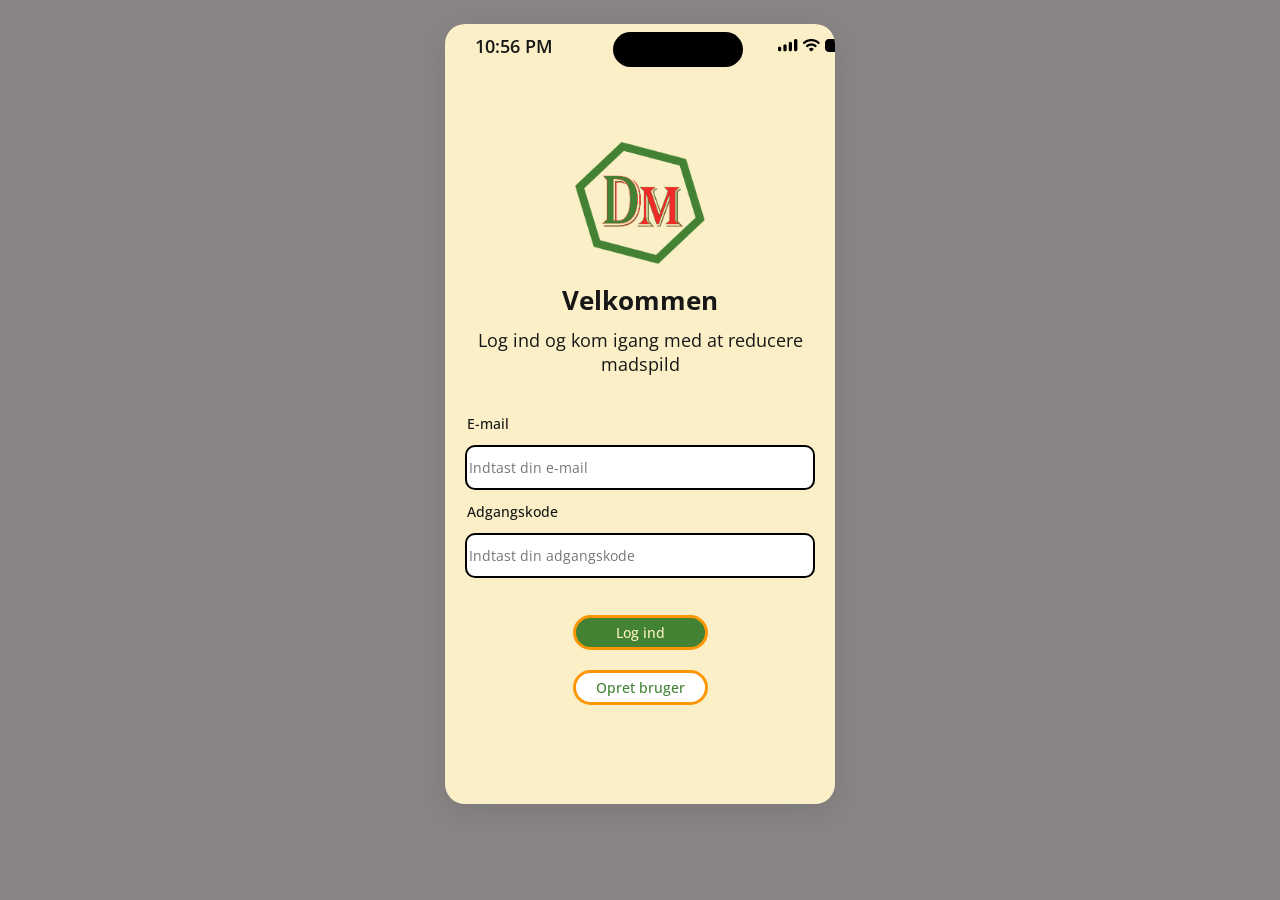
<file: Index.html>
<!DOCTYPE html>
<html lang="da">
<head>
    <meta charset="UTF-8">
    <meta name="viewport" content="width=device-width, initial-scale=1.0">
    <title>Login</title>
    <link rel="stylesheet" href="stylesheet/style.css">
    <link rel="stylesheet" href="stylesheet/index.css">
    <script src="js/script.js" defer></script>
</head>


<body>
<div class="phone-page">


    <div class="statusbar">

    <p class="tid">09:41</p>

    <div class="dynamic-island"></div>

    <div class="status-ikoner">

        <img src="img/forbindelse-ikon.png">
        <img src="img/wifi-ikon.png">
        <img src="img/batteri-ikon.png">
    </div>

    </div>



    <div class="container">



    <img src="img/delmad-logo.png" class="delmad-logo">
  
  
        <h1>Velkommen</h1>
        <p>Log ind og kom igang med at reducere madspild</p>
     
    </div>

  
        <div class="input-felter">
         <label for="email">E-mail</label>
         <input type="email" id="email" placeholder="Indtast din e-mail" autocomplete="email">
         <label for="password">Adgangskode</label>
         <input type="password" id="password" placeholder="Indtast din adgangskode" autocomplete="current-password">
          
         
         <div class="knapper">
         <button class="logind-btn" onclick="login()">Log ind</button>
        <button class="opret-btn" onclick="goToOpret()">Opret bruger</button>
        
        </div>
        </div>
</div>
    
</body>
</html>
</file>
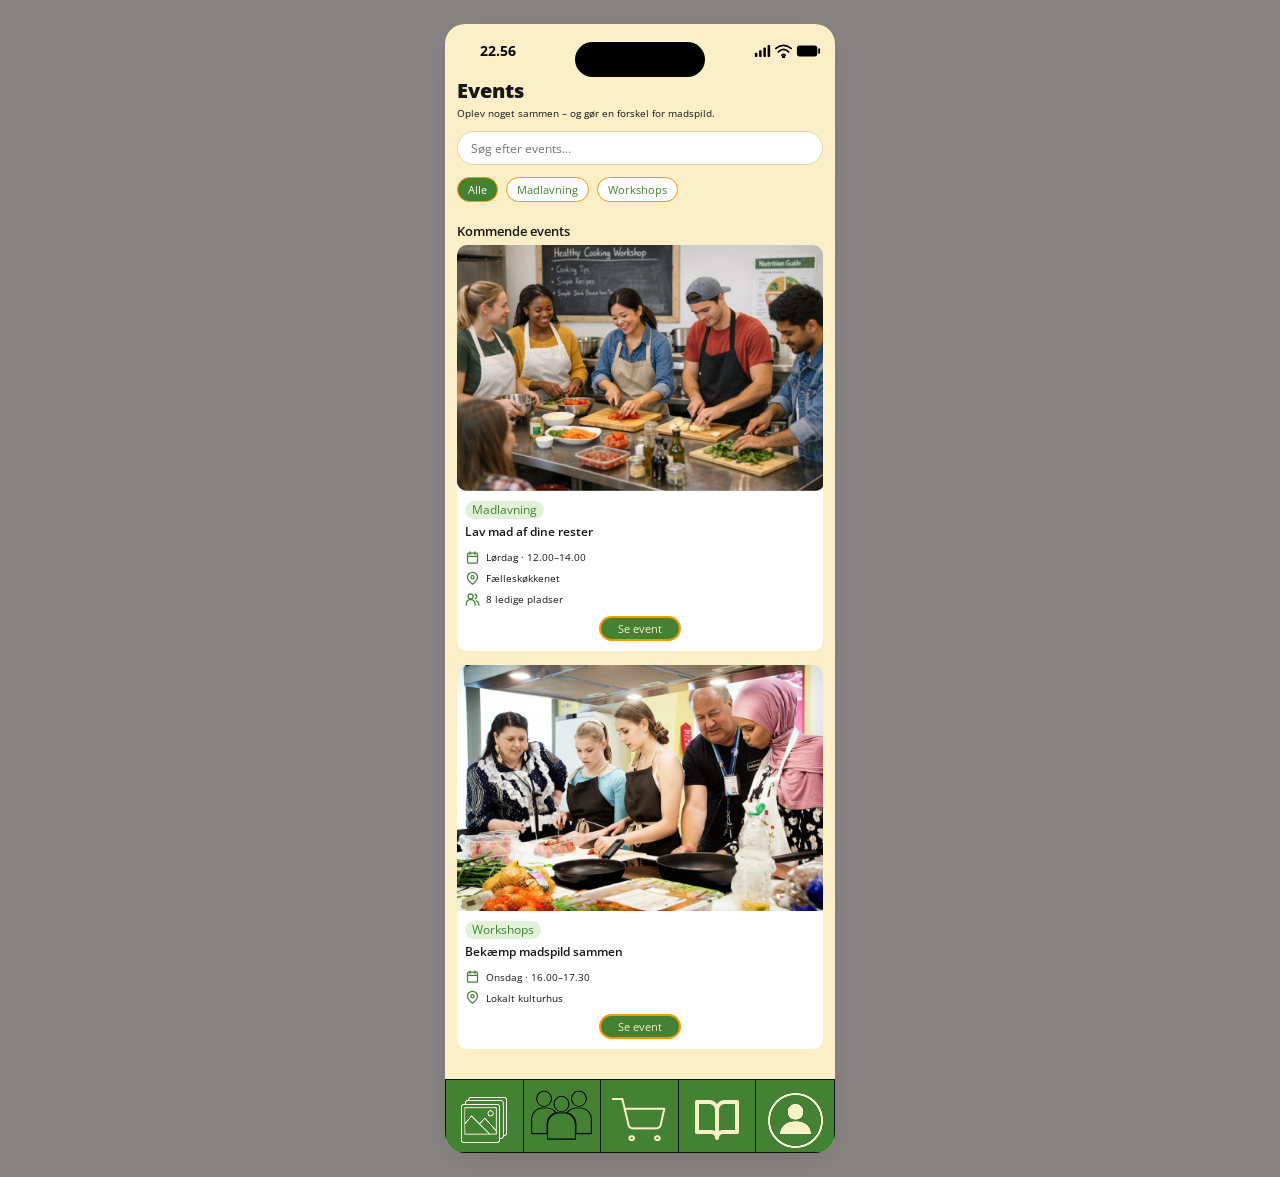
<file: events.html>
<!DOCTYPE html>
<html lang="da">
<head>
	<meta charset="UTF-8">
	<meta name="viewport" content="width=device-width, initial-scale=1.0">
	<title>DelMad – Events</title>
	<link rel="stylesheet" href="stylesheet/events.css">
	<link rel="stylesheet" href="stylesheet/index.css">
	<script src="js/eventoversigt.js" defer></script>
	<script src="js/script.js" defer></script>
</head>

<body>
	<div class="phone-page">
      

<header class="topbar">
<span class="status-time" id="real-time">10:33</span>
	<span class="dynamic-island" aria-hidden="true"></span>

	<div class="status-icons" aria-label="Status">
		<svg class="signal-icon" viewBox="0 0 20 16" aria-hidden="true">
			<rect x="1" y="10" width="3" height="5" rx="1"/>
			<rect x="6" y="7" width="3" height="8" rx="1"/>
			<rect x="11" y="4" width="3" height="11" rx="1"/>
			<rect x="16" y="1" width="3" height="14" rx="1"/>
		</svg>

		<svg class="wifi-icon" viewBox="0 0 20 16" aria-hidden="true">
			<path d="M1 5 Q10 -2 19 5"/>
			<path d="M4 9 Q10 3 16 9"/>
			<path d="M8 13 Q10 11 12 13"/>
			<circle cx="10" cy="15" r="1"/>
		</svg>

		<svg class="battery-icon" viewBox="0 0 27 14" aria-hidden="true">
			<rect x="1" y="1" width="22" height="12" rx="3"/>
			<rect x="24" y="4" width="2" height="6" rx="1"/>
		</svg>
	</div>
</header>



		<main>
			<h1>Events</h1>

			<p class="intro">
				Oplev noget sammen – og gør en forskel for madspild.
			</p>

			<label class="sr-only" for="event-search">
				Søg efter events
			</label>

			<input
				id="event-search"
				class="search"
				type="search"
				placeholder="Søg efter events..."
			>

			<div class="filters">
				<button class="filter active" data-filter="alle">Alle</button>
				<button class="filter" data-filter="madlavning">Madlavning</button>
				<button class="filter" data-filter="workshops">Workshops</button>
			</div>

			<h2>Kommende events</h2>

			<section class="event-list">

				<!-- Event 1 -->
				<article
					class="event-card"
					data-category="madlavning"
					data-title="lav mad af dine rester"
				>
					<img
						src="pictures/madlaving.png"
						alt="Unge laver mad sammen"
					>

					<div class="event-content">
						<span class="tag">Madlavning</span>
						<h3>Lav mad af dine rester</h3>

						<p class="event-meta">
							<span class="meta-icon">
								<svg viewBox="0 0 24 24" aria-hidden="true">
									<rect x="4" y="5" width="16" height="16" rx="2"/>
									<path d="M8 3v4M16 3v4M4 10h16"/>
								</svg>
							</span>
							<span>Lørdag · 12.00–14.00</span>
						</p>

						<p class="event-meta">
							<span class="meta-icon">
								<svg viewBox="0 0 24 24" aria-hidden="true">
									<path d="M20 10c0 5-8 11-8 11S4 15 4 10a8 8 0 1 1 16 0Z"/>
									<circle cx="12" cy="10" r="2.5"/>
								</svg>
							</span>
							<span>Fælleskøkkenet</span>
						</p>

						<p class="event-meta">
							<span class="meta-icon">
								<svg viewBox="0 0 24 24" aria-hidden="true">
									<circle cx="9" cy="7" r="4"/>
									<path d="M2 21v-2a7 7 0 0 1 14 0v2"/>
									<path d="M16 3.5a4 4 0 0 1 0 7.5M18 14a6 6 0 0 1 4 5v2"/>
								</svg>
							</span>
							<span>8 ledige pladser</span>
						</p>

						<a class="small-button" href="madlavning.html">Se event</a>
					</div>
				</article>

				<!-- Event 2 -->
				<article
					class="event-card"
					data-category="workshops"
					data-title="bekæmp madspild sammen"
				>
					<img
						src="pictures/workshop.png"
						alt="Workshop om madspild"
					>

					<div class="event-content">
						<span class="tag">Workshops</span>
						<h3>Bekæmp madspild sammen</h3>

						<p class="event-meta">
							<span class="meta-icon">
								<svg viewBox="0 0 24 24" aria-hidden="true">
									<rect x="4" y="5" width="16" height="16" rx="2"/>
									<path d="M8 3v4M16 3v4M4 10h16"/>
								</svg>
							</span>
							<span>Onsdag · 16.00–17.30</span>
						</p>

						<p class="event-meta">
							<span class="meta-icon">
								<svg viewBox="0 0 24 24" aria-hidden="true">
									<path d="M20 10c0 5-8 11-8 11S4 15 4 10a8 8 0 1 1 16 0Z"/>
									<circle cx="12" cy="10" r="2.5"/>
								</svg>
							</span>
							<span>Lokalt kulturhus</span>
						</p>

						<a class="small-button" href="workshop.html">Se event</a>
					</div>
				</article>

			</section>

			<p id="no-results" class="no-results" hidden>
				Ingen events matcher din søgning.
			</p>
		</main>

		<!-- Navigation -->
			<nav class="bottom-nav" aria-label="Hovednavigation">

			<a href="feed.html" class="nav-item" aria-label="Billeder">
				<img src="pictures/feedIkon.png" alt="feed">
			</a>

			<a href="events.html" class="nav-item" aria-label="Fællesskab">
				<img src="pictures/eventIconSort.png" alt="event">
			</a>

			<a href="reserver.html" class="nav-item" aria-label="Overskudsmad">
				<img src="pictures/reserverIcon.png" alt="reserver">
			</a>

			<a href="opskrift.html" class="nav-item" aria-label="Opskrifter">
				<img src="pictures/opskriftIconLys.png" alt="opskrift">
			</a>

			<a href="profil.html" class="nav-item" aria-label="Profil">
				<img src="pictures/profilIcon.png" alt="profil">
			</a>

		</nav>

		</nav>
	</div>
</body>
</html>
</file>
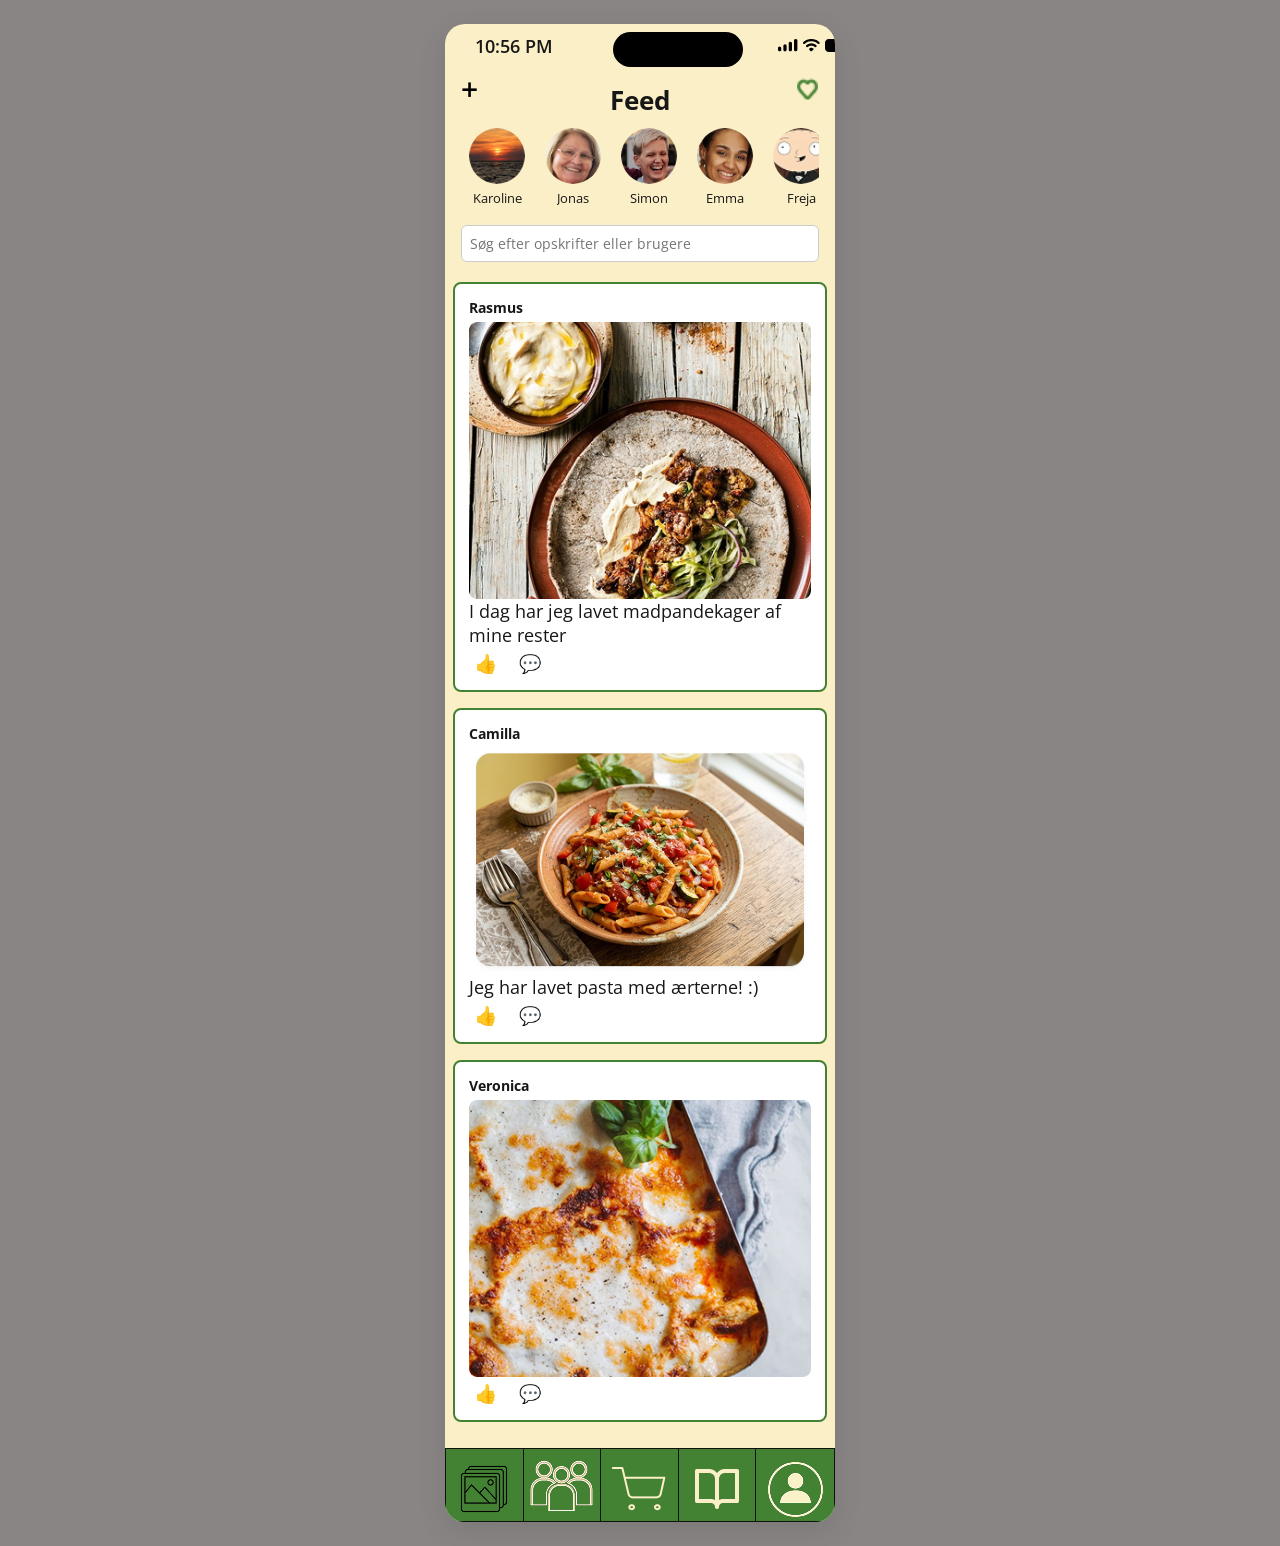
<file: feed.html>
<!DOCTYPE html>
<html lang="da">
<head>
  <meta charset="UTF-8">
  <meta name="viewport" content="width=device-width, initial-scale=1.0">
  <title>Feed</title>
  <link rel="stylesheet" href="stylesheet/feed.css">
	<link rel="stylesheet" href="stylesheet/index.css">
  <link rel="stylesheet" href="stylesheet/style.css">
  <script src="js/feed.js" defer></script>
	<script src="js/script.js" defer></script>
  
</head>
<body>
<div class="phone-page">

  <div class="statusbar">
    <p class="tid">09:41</p>
    <div class="dynamic-island"></div>
    <div class="status-ikoner">
      <img src="img/forbindelse-ikon.png" alt="">
      <img src="img/wifi-ikon.png" alt="">
      <img src="img/batteri-ikon.png" alt="">
    </div>
  </div>

  <header>
    <span class="header-plus" role="img" aria-label="Tilføj">+</span>
    <img class="header-heart" src="img/hjerte-ikon.png" alt="Favoritter">
    <h1>Feed</h1>
    <div class="profile-row">
      <div class="profile">
        <img src="img/profilbillede1.png" alt="">
        <span>Karoline</span>
      </div>
      <div class="profile">
        <img src="img/profilbillede2.png" alt="">
        <span>Jonas</span>
      </div>
      <div class="profile">
        <img src="img/profilbillede3.png" alt="">
        <span>Simon</span>
      </div>
      <div class="profile">
        <img src="img/profilbillede4.png" alt="">
        <span>Emma</span>
      </div>
      <div class="profile">
        <img src="img/profilbillede5.png" alt="">
        <span>Freja</span>
      </div>
      <div class="profile">
        <img src="img/profilbillede6.png" alt="">
        <span>Lara</span>
      </div>
    </div>
    <input type="text" aria-label="Søg efter opskrifter eller brugere" placeholder="Søg efter opskrifter eller brugere">
  </header>

  <main>
    <div class="post">
      <div class="user">Rasmus</div>
      <img src="img/madpandekager.png" alt="Madpandekager">
      <p>I dag har jeg lavet madpandekager af mine rester</p>
      <div class="actions">
        <button class="like" aria-label="Synes godt om">👍</button>
        <button aria-label="Kommenter">💬</button>
      </div>
    </div>

    <div class="post">
      <div class="user">Camilla</div>
      <img src="img/pasta-med-grøntsager2.png" alt="Pasta med grøntsager">
      <p>Jeg har lavet pasta med ærterne! :)</p>
      <div class="actions">
        <button class="like" aria-label="Synes godt om">👍</button>
        <button aria-label="Kommenter">💬</button>
      </div>
    </div>

    <div class="post">
      <div class="user">Veronica</div>
      <img src="img/lasagne.png" alt="Lasagne">
      <div class="actions">
        <button class="like" aria-label="Synes godt om">👍</button>
        <button aria-label="Kommenter">💬</button>
      </div>
    </div>
  </main>

				<nav class="bottom-nav" aria-label="Hovednavigation">

			<a href="feed.html" class="nav-item" aria-label="Billeder">
				<img src="pictures/feedIconSort.png" alt="feed">
			</a>

			<a href="events.html" class="nav-item" aria-label="Fællesskab">
				<img src="pictures/eventIcon.png" alt="event">
			</a>

			<a href="reserver.html" class="nav-item" aria-label="Overskudsmad">
				<img src="pictures/reserverIcon.png" alt="reserver">
			</a>

			<a href="opskrift.html" class="nav-item" aria-label="Opskrifter">
				<img src="pictures/opskriftIconLys.png" alt="opskrift">
			</a>

			<a href="profil.html" class="nav-item" aria-label="Profil">
				<img src="pictures/profilIcon.png" alt="profil">
			</a>

		</nav>
  </div>
</body>
</html>
</file>
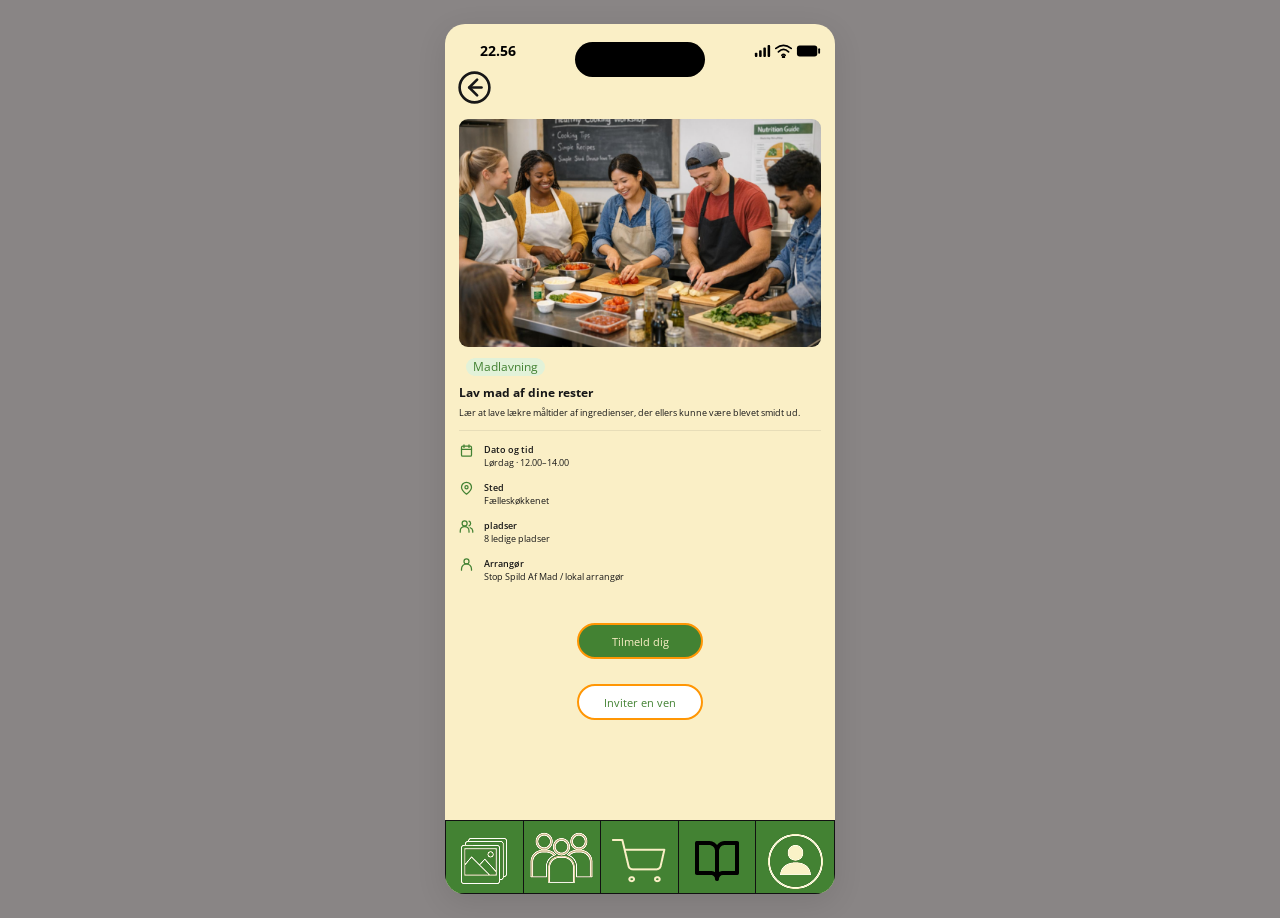
<file: madlavning.html>
<!DOCTYPE html>
<html lang="da">
<head>
	<meta charset="UTF-8">
	<meta name="viewport" content="width=device-width, initial-scale=1.0">
	<title>DelMad – Lav mad af dine rester</title>
	<link rel="stylesheet" href="stylesheet/events.css">
	<link rel="stylesheet" href="stylesheet/index.css">
	<script src="js/eventoversigt.js" defer></script>
	<script src="js/script.js" defer></script>
</head>
<body>
	<div class="phone-page">

	  <header class="topbar">
<span class="status-time" id="real-time">10:34</span>
	<span class="dynamic-island" aria-hidden="true"></span>
<a class="back-button" href="events.html" aria-label="Tilbage">
	<svg viewBox="0 0 40 40" aria-hidden="true">
		<circle cx="20" cy="20" r="17" />
		<path d="M23 11 L14 20 L23 29" />
		<path d="M14 20 H28" />
	</svg>
</a>
	<div class="status-icons" aria-label="Status">
		<svg class="signal-icon" viewBox="0 0 20 16" aria-hidden="true">
			<rect x="1" y="10" width="3" height="5" rx="1"/>
			<rect x="6" y="7" width="3" height="8" rx="1"/>
			<rect x="11" y="4" width="3" height="11" rx="1"/>
			<rect x="16" y="1" width="3" height="14" rx="1"/>
		</svg>

		<svg class="wifi-icon" viewBox="0 0 20 16" aria-hidden="true">
			<path d="M1 5 Q10 -2 19 5"/>
			<path d="M4 9 Q10 3 16 9"/>
			<path d="M8 13 Q10 11 12 13"/>
			<circle cx="10" cy="15" r="1"/>
		</svg>

		<svg class="battery-icon" viewBox="0 0 27 14" aria-hidden="true">
			<rect x="1" y="1" width="22" height="12" rx="3"/>
			<rect x="24" y="4" width="2" height="6" rx="1"/>
		</svg>
	</div>
</header>

        
<main class="event-detail">
	<img
		class="detail-image"
		src="pictures/madlaving.png"
		alt="Unge laver mad sammen"
	>

	<span class="tag">Madlavning</span>
	<h1>Lav mad af dine rester</h1>

	<p class="detail-description">
		Lær at lave lækre måltider af ingredienser, der ellers kunne være blevet smidt ud.
	</p>

						  <p class="event-meta">
							<span class="meta-icon">
								<svg viewBox="0 0 24 24" aria-hidden="true">
									<rect x="4" y="5" width="16" height="16" rx="2"/>
									<path d="M8 3v4M16 3v4M4 10h16"/>
								</svg>
							</span>
							<span>
								<strong>Dato og tid</strong><br>
								Lørdag · 12.00–14.00
							</span>
						</p>

						<p class="event-meta">
							<span class="meta-icon">
								<svg viewBox="0 0 24 24" aria-hidden="true">
									<path d="M20 10c0 5-8 11-8 11S4 15 4 10a8 8 0 1 1 16 0Z"/>
									<circle cx="12" cy="10" r="2.5"/>
								</svg>
							</span>
							<span>
								<strong>Sted</strong><br>
								Fælleskøkkenet
							</span>
						</p>

						<p class="event-meta">
							<span class="meta-icon">
								<svg viewBox="0 0 24 24" aria-hidden="true">
									<circle cx="9" cy="7" r="4"/>
									<path d="M2 21v-2a7 7 0 0 1 14 0v2"/>
									<path d="M16 3.5a4 4 0 0 1 0 7.5M18 14a6 6 0 0 1 4 5v2"/>
								</svg>
							</span>
							<span>
								<strong>pladser</strong><br>
								8 ledige pladser
							</span>
						</p>

<p class="event-meta">
	<svg class="meta-icon" viewBox="0 0 24 24" aria-hidden="true">
		<circle cx="12" cy="7" r="4"/>
		<path d="M4 21v-2a8 8 0 0 1 16 0v2"/>
	</svg>
	<span>
		<strong>Arrangør</strong><br>
		Stop Spild Af Mad / lokal arrangør
	</span>
</p>

	<button class="small-button detail-button" id="join-event" type="button">
		Tilmeld dig
	</button>

	<button class="invite-button" id="invite-friend" type="button">
		Inviter en ven
	</button>

	<p id="join-message" hidden></p>
</main>

 <!-- Navigation -->
				<nav class="bottom-nav" aria-label="Hovednavigation">

			<a href="feed.html" class="nav-item" aria-label="Billeder">
				<img src="pictures/feedIkon.png" alt="feed">
			</a>

			<a href="events.html" class="nav-item" aria-label="Fællesskab">
				<img src="pictures/eventIcon.png" alt="event">
			</a>

			<a href="reserver.html" class="nav-item" aria-label="Overskudsmad">
				<img src="pictures/reserverIcon.png" alt="reserver">
			</a>

			<a href="opskrift.html" class="nav-item" aria-label="Opskrifter">
				<img src="pictures/opskriftIcon.png" alt="opskrift">
			</a>

			<a href="profil.html" class="nav-item" aria-label="Profil">
				<img src="pictures/profilIcon.png" alt="profil">
			</a>

		</nav>
	</div>

</body>
</html>
</file>
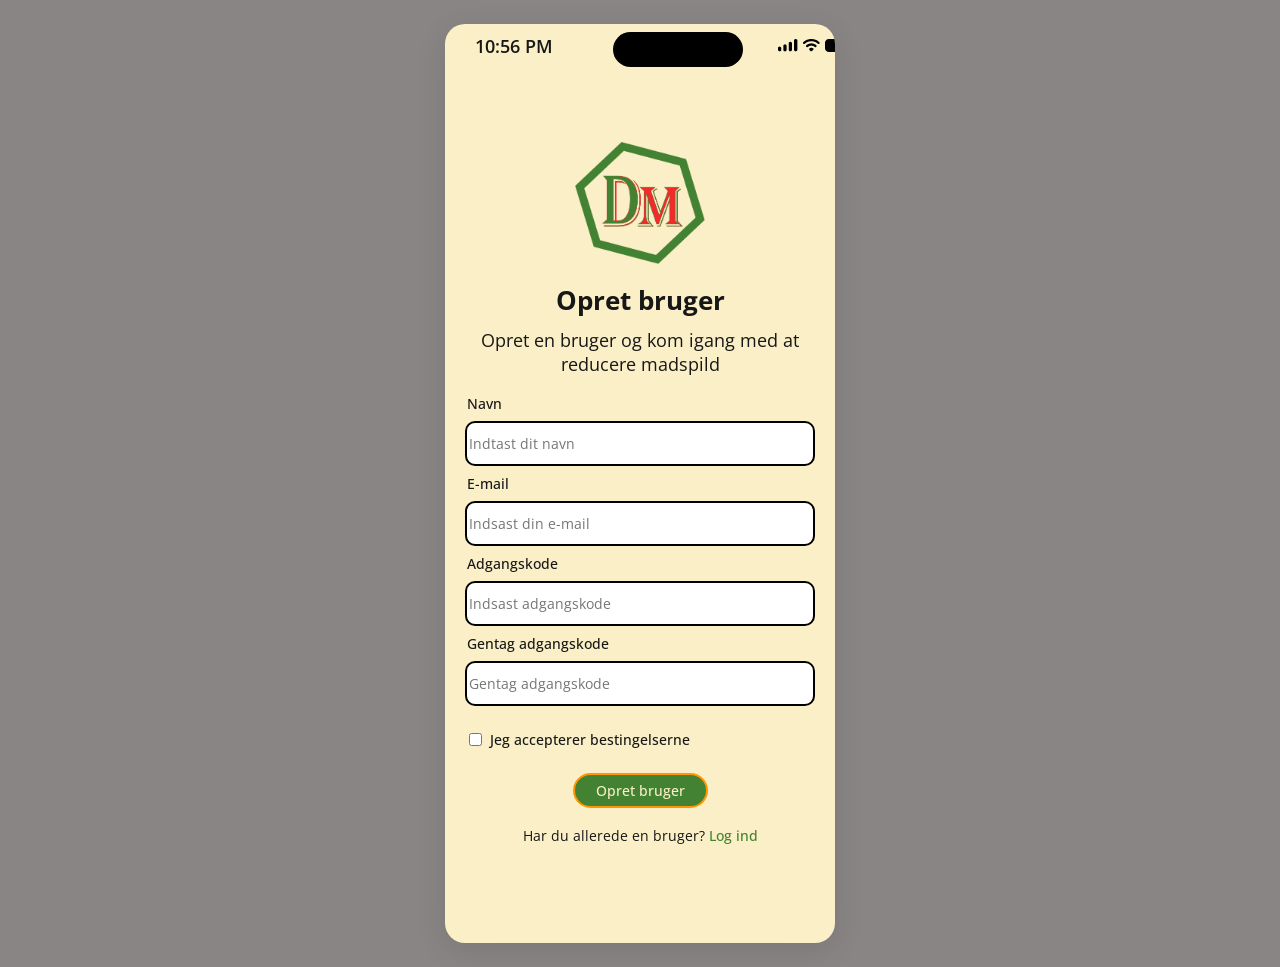
<file: opret.html>
<!DOCTYPE html>
<html lang="en">
<head>
    <meta charset="UTF-8">
    <meta name="viewport" content="width=device-width, initial-scale=1.0">
    <title>Opret bruger</title>
    <link rel="stylesheet" href="stylesheet/style.css">
    <link rel="stylesheet" href="stylesheet/index.css">
    <script src="js/script.js" defer></script>
</head>



<body>
<div class="phone-page">


     <div class="statusbar">

    <p class="tid">09:41</p>

    <div class="dynamic-island"></div>

    <div class="status-ikoner">

        <img src="img/forbindelse-ikon.png">
        <img src="img/wifi-ikon.png">
        <img src="img/batteri-ikon.png">
    </div>
     </div>




    <div class="container">


    <img src="img/delmad-logo.png" class="delmad-logo">
  
        

    <div class="opret-tekst">
        <h1>Opret bruger</h1>
        <p>Opret en bruger og kom igang med at reducere madspild</p>
    </div>

</div>

<div class="bruger-felter">
    
<label for="navn">Navn</label>
<input type="text" id="navn" placeholder="Indtast dit navn"> 

<label for="email">E-mail</label>
<input type="email" id="email" placeholder="Indsast din e-mail">

<label for="password">Adgangskode</label>
<input type="password" id="password" placeholder="Indsast adgangskode">

<label for="password2">Gentag adgangskode</label>
<input type="password" id="password2" placeholder="Gentag adgangskode">


<div class="checkbox">
    <input type="checkbox" id="betingelser">
    <label for="betingelser">Jeg accepterer bestingelserne</label>
</div>

<button class="opret-btn2" onclick="opretBruger()">Opret bruger</button>

<p class="har-bruger"> Har du allerede en bruger? <span onclick="goToLogin()" class="logind-link">Log ind</span></p>


  </div>
</div>
</body>


</html>
</file>
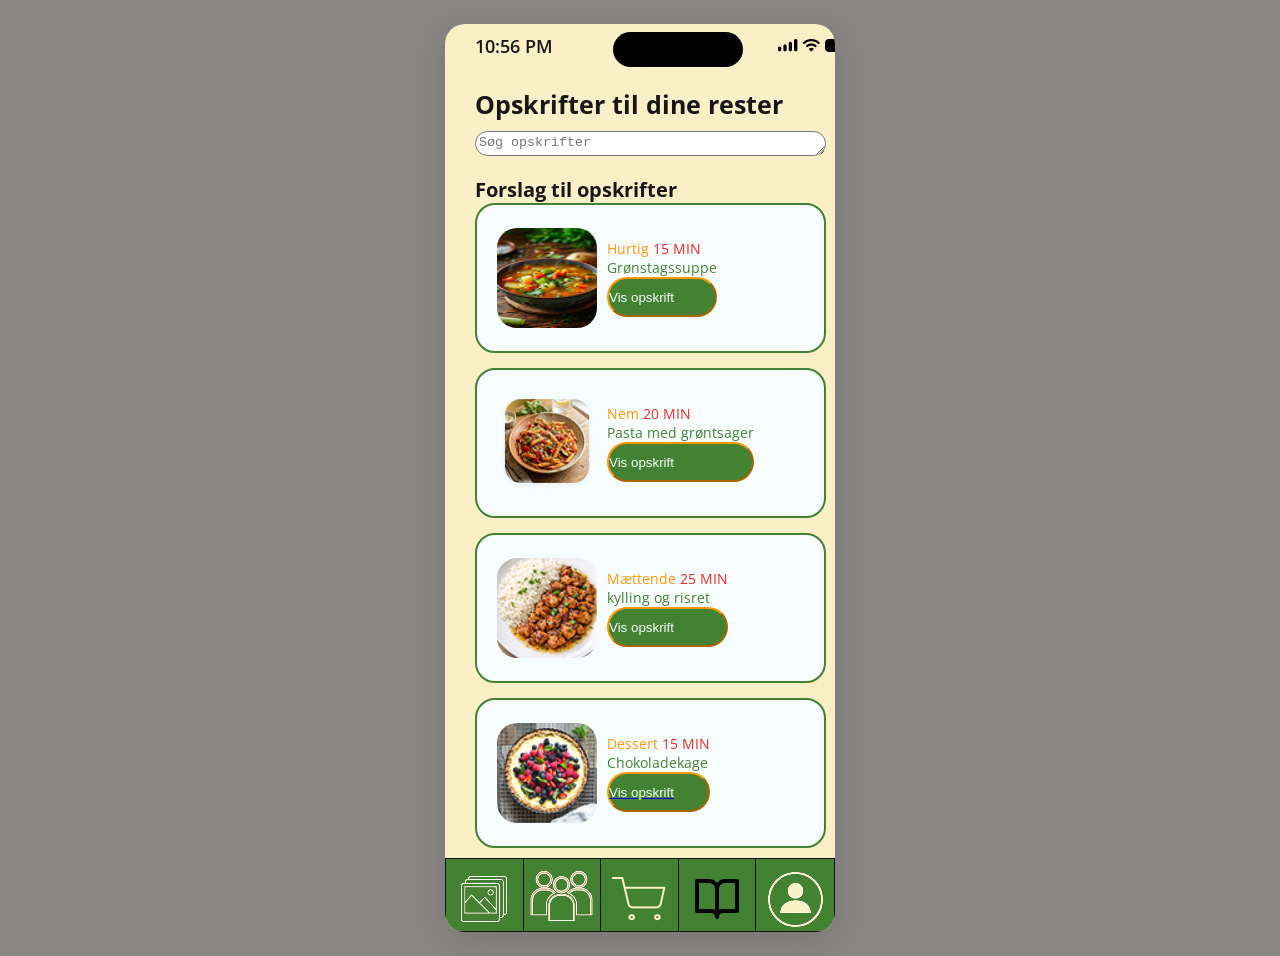
<file: opskrift.html>
<!DOCTYPE html>
<html lang="en">
<head>
    <meta charset="UTF-8">
    <meta name="viewport" content="width=device-width, initial-scale=1.0">
    <title>Document</title>
    <link rel="stylesheet" href="stylesheet/index.css">
    <link rel="stylesheet" href="stylesheet/opskrifter.css">
    <script src="js/script.js" defer></script>
</head>
<body>
<div class="phone-page">

    <header>    <div class="statusbar">

    <p class="tid">09:41</p>

    <div class="dynamic-island"></div>

    <div class="status-ikoner">

        <img src="img/forbindelse-ikon.png">
        <img src="img/wifi-ikon.png">
        <img src="img/batteri-ikon.png">
    </div></header>

    <h1 class="header" >Opskrifter til dine rester</h1>

    <div class="search-recipes">
        <textarea class="search" placeholder="Søg opskrifter"></textarea>
     </div>

    <h3 class="forslag"> Forslag til opskrifter </h3>

    <div class="recipes">
        <div class="hurtig">
            <img src="pictures/hurtig.png" alt="hurtig" class="hurtig">
            <div class="tekst">
                <p> <span class="gul"> Hurtig </span> <span class="rød">15 MIN</span> </p>
                <p class="ret"> Grønstagssuppe</p>
                <button>Vis opskrift</button>
            </div>
        </div>
    
        <div class="nem">
            <img src="pictures/nem.png" alt="nem" class="nem">
            <div class="tekst">
                <p> <span class="gul"> Nem </span> <span class="rød">20 MIN</span> </p>
                <p class="ret"> Pasta med grøntsager</p>
                <button>Vis opskrift</button>
            </div>
        </div>
        
        <div class="mættende">
            <img src="pictures/mættende.png" alt="mættende" class="mættende">
            <div class="tekst">
                <p> <span class="gul"> Mættende </span> <span class="rød">25 MIN</span> </p>
                <p class="ret"> kylling og risret</p>
                <button>Vis opskrift</button>
            </div>
        </div>

        <div class="dessert">
            <img src="pictures/dessert.png" alt="dessert" class="dessert">
            <div class="tekst">
                <p> <span class="gul"> Dessert </span> <span class="rød">15 MIN</span> </p>
                <p class="ret"> Chokoladekage</p>
                <a href="opskriftDessert.html">
                <button>Vis opskrift</button>
                </a>
            </div>
        </div>

    </div>

			<nav class="bottom-nav" aria-label="Hovednavigation">

			<a href="feed.html" class="nav-item" aria-label="Billeder">
				<img src="pictures/feedIkon.png" alt="feed">
			</a>

			<a href="events.html" class="nav-item" aria-label="Fællesskab">
				<img src="pictures/eventIcon.png" alt="event">
			</a>

			<a href="reserver.html" class="nav-item" aria-label="Overskudsmad">
				<img src="pictures/reserverIcon.png" alt="reserver">
			</a>

			<a href="opskrift.html" class="nav-item" aria-label="Opskrifter">
				<img src="pictures/opskriftIcon.png" alt="opskrift">
			</a>

			<a href="profil.html" class="nav-item" aria-label="Profil">
				<img src="pictures/profilIcon.png" alt="profil">
			</a>

		</nav>
</div>
    
</body>
</html>
</file>
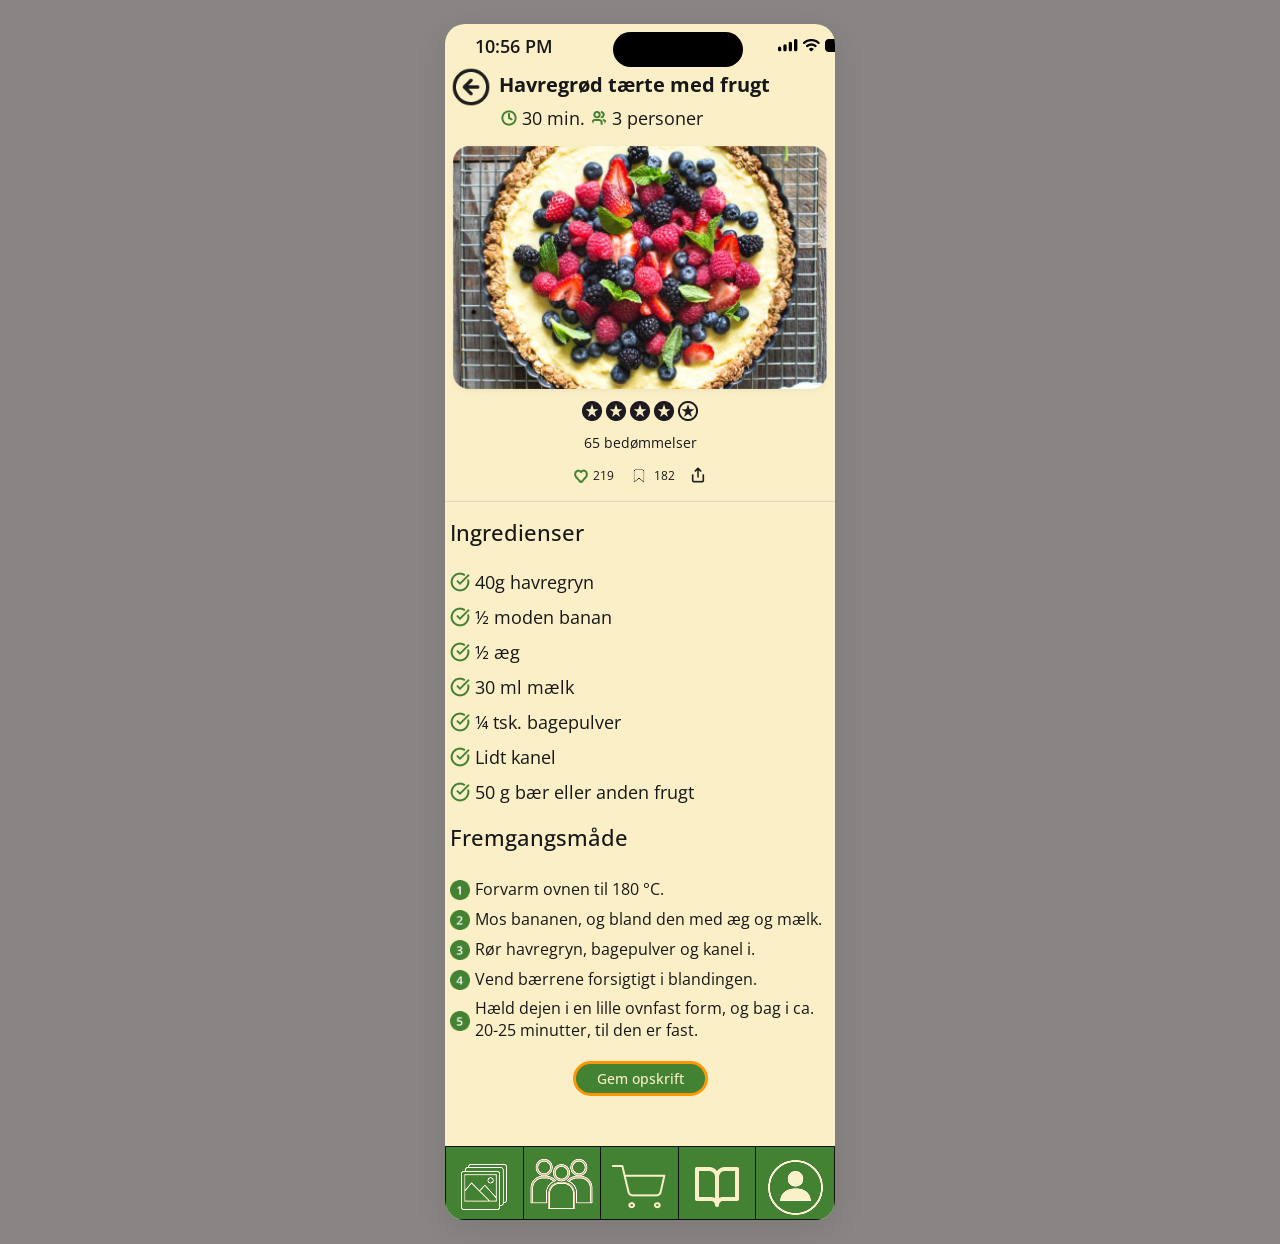
<file: opskriftDessert.html>
<!DOCTYPE html>
<html lang="da">
<head>
    <meta charset="UTF-8">
    <meta name="viewport" content="width=device-width, initial-scale=1.0">
    <title>Opskriftside</title>
    <link rel="stylesheet" href="stylesheet/style.css">
    <link rel="stylesheet" href="stylesheet/index.css">
    <script src="js/script.js" defer></script>
</head>



<body>
    
<div class="phone-page">


      <div class="statusbar">

      <p class="tid">09:41</p>

      <div class="dynamic-island"></div>

      <div class="status-ikoner">

          <img src="img/forbindelse-ikon.png">
          <img src="img/wifi-ikon.png">
          <img src="img/batteri-ikon.png">
      </div>

      </div>


  <main>
      <div class="opskrift-container">

      <div class="opskrift-header">

      <img src="img/tilbagepil-ikon.png"
          class="tilbage-pil"
          onclick="history.back()">
      
        
      <div class="opskrift-info">

      <h1 class="opskrift-titel">
        Havregrød tærte med frugt
      </h1>
    

        <div class="detalje">
          <img src="img/ur-ikon.png">
          <p>30 min.</p>
        </div>


        <div class="detalje">
          <img src="img/personer-ikon.png">
          <p>3 personer</p>
        </div>

      </div>
      </div>
      


    <img src="img/opskrift4.png" class="opskrift-billede"> 


      <div class="rating">
          <img src="img/stjerne1-ikon.png">
          <img src="img/stjerne1-ikon.png">
          <img src="img/stjerne1-ikon.png">
          <img src="img/stjerne1-ikon.png">
          <img src="img/stjerne2-ikon.png">

      </div>

      <p class="antal-bedømmelser">65 bedømmelser</p>


      <div class="sociale-funktioner">

      <div class="funktion">

      <img src="img/hjerte-ikon.png" class="funktion-ikon1">
      <p>219</p>
      </div>    

    
      <div class="funktion">
      <img src="img/favorit-ikon.png" class="funktion-ikon2">
      <p>182</p>
      </div>


      <div class="funktion">
      <img src="img/del-ikon.png" class="funktion-ikon3">
      </div>

      </div>

      <div class="streg"></div>

    
      <div class="ingredienser">
      <h2>Ingredienser</h2>

      <div class="ingrediens">
      <img src="img/tjekcirkel-ikon.png" class="tjekcirkel1">
      <p>40g havregryn</p>
      </div>


      <div class="ingrediens">
      <img src="img/tjekcirkel-ikon.png" class="tjekcirkel2">
        <p>½ moden banan</p>
      </div>


      <div class="ingrediens">
      <img src="img/tjekcirkel-ikon.png">
        <p>½ æg</p>
      </div>



      <div class="ingrediens">
      <img src="img/tjekcirkel-ikon.png">
        <p>30 ml mælk</p>
      </div>


      <div class="ingrediens">
      <img src="img/tjekcirkel-ikon.png">
        <p>¼ tsk. bagepulver</p>
      </div>

      <div class="ingrediens">
      <img src="img/tjekcirkel-ikon.png">
        <p>Lidt kanel</p>
      </div>


      <div class="ingrediens">
      <img src="img/tjekcirkel-ikon.png">
        <p>50 g bær eller anden frugt</p>
      </div>

      </div>



    
      <div class="fremgangsmåde">
      <h2>Fremgangsmåde</h2>
      
      <div class="fremgangsmåde-punkt">
        <img src="img/punkt1-ikon.png"> 
        <p>Forvarm ovnen til 180 °C.</p>
        </div>

        <div class="fremgangsmåde-punkt">
        <img src="img/punkt2-ikon.png"> 
        <p>Mos bananen, og bland den med æg og mælk.</p>
        </div>


        <div class="fremgangsmåde-punkt">
        <img src="img/punkt3-ikon.png"> 
        <p>Rør havregryn, bagepulver og kanel i.</p>
        </div>


        <div class="fremgangsmåde-punkt">
        <img src="img/punkt4-ikon.png"> 
        <p>Vend bærrene forsigtigt i blandingen.</p>
        </div>

        <div class="fremgangsmåde-punkt">
        <img src="img/punkt5-ikon.png"> 
        <p>Hæld dejen i en lille ovnfast form, og bag i 
          ca. 20-25 minutter, til den er fast.</p>
          </div>

      </div>

      <button class="gem-btn">Gem opskrift</button>

      </div>
      </main>
      			<nav class="bottom-nav" aria-label="Hovednavigation">

			<a href="feed.html" class="nav-item" aria-label="Billeder">
				<img src="pictures/feedIkon.png" alt="feed">
			</a>

			<a href="events.html" class="nav-item" aria-label="Fællesskab">
				<img src="pictures/eventIcon.png" alt="event">
			</a>

			<a href="reserver.html" class="nav-item" aria-label="Overskudsmad">
				<img src="pictures/reserverIcon.png" alt="reserver">
			</a>

			<a href="opskrift.html" class="nav-item" aria-label="Opskrifter">
				<img src="pictures/opskriftIconLys.png" alt="opskrift">
			</a>

			<a href="profil.html" class="nav-item" aria-label="Profil">
				<img src="pictures/profilIcon.png" alt="profil">
			</a>

		</nav>
</div>



</body>
</html>
</file>
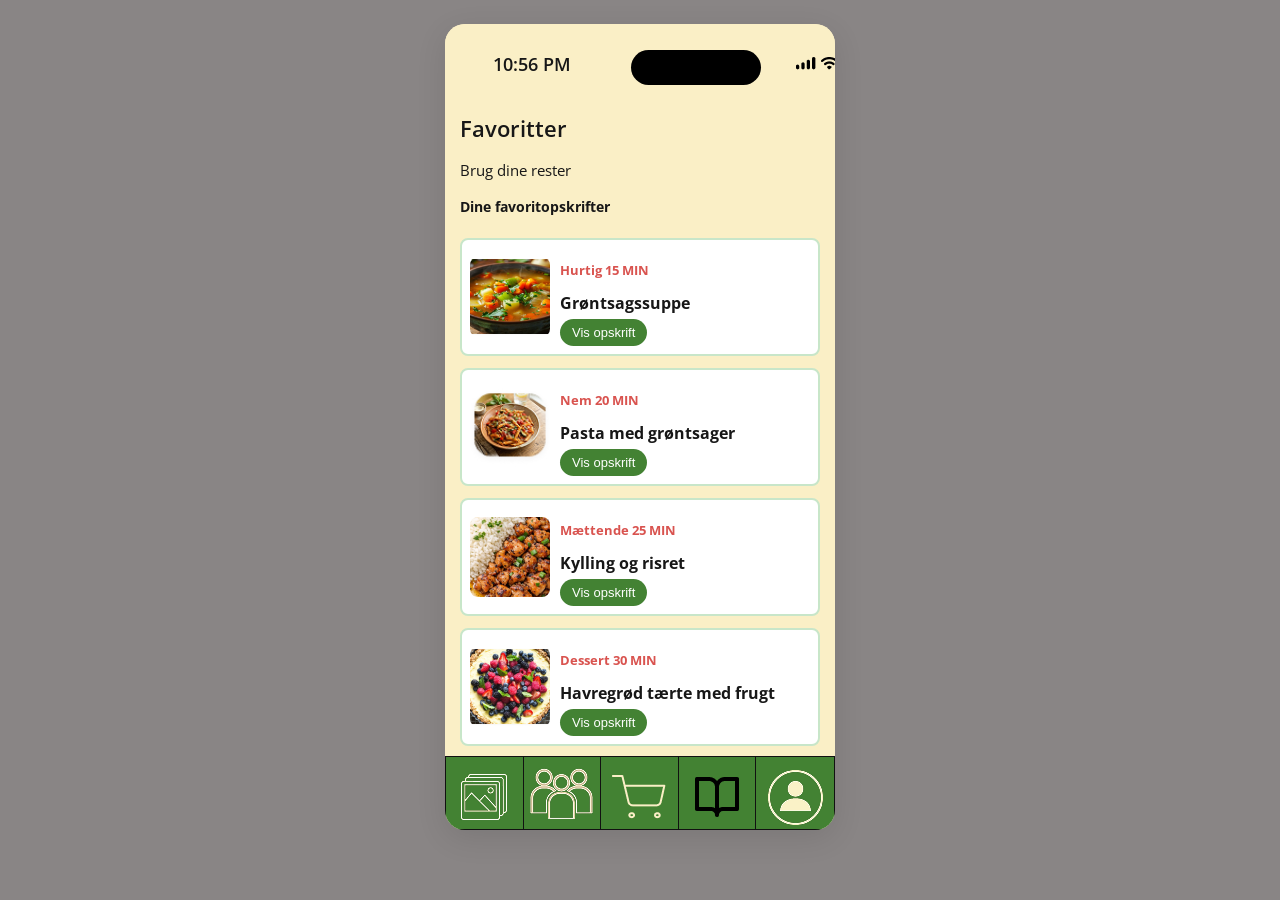
<file: opskrifter.html>
<!DOCTYPE html>
<html lang="da">
<head>
  <meta charset="UTF-8">
  <meta name="viewport" content="width=device-width, initial-scale=1.0">
  <title>Favoritter</title>
  <link rel="stylesheet" href="stylesheet/favoritOpskrifter.css">
  <link rel="stylesheet" href="stylesheet/index.css">
  <script src="js/opskrift.js" defer></script>
  <script src="js/script.js" defer></script>
</head>
<body>
  <div class = "phone-page">
    <header>
          <div class="statusbar">

    <p class="tid">09:41</p>

    <div class="dynamic-island"></div>

    <div class="status-ikoner">

        <img src="img/forbindelse-ikon.png">
        <img src="img/wifi-ikon.png">
        <img src="img/batteri-ikon.png">
    </div>
    
    </header>

    <main>
        <h1>Favoritter</h1>
      <p class="subtitle">Brug dine rester</p>
      <p class="subsubtitle">Dine favoritopskrifter</p>
      <div class="card">
        <img src="img/grøntsagssuppe.png" alt="Grøntsagssuppe">
        <div class="card-info">
          <p class="tag hurtig">Hurtig <span class="time-tag">15 MIN</span></p>
          <h3>Grøntsagssuppe</h3>
          <button class="btn">Vis opskrift</button>
        </div>
      </div>

      <div class="card">
        <img src="img/pasta-med-grøntsager.png" alt="Pasta med grøntsager">
        <div class="card-info">
          <p class="tag nem">Nem <span class="time-tag">20 MIN</span></p>
          <h3>Pasta med grøntsager</h3>
          <button class="btn">Vis opskrift</button>
        </div>
      </div>

      <div class="card">
        <img src="img/kylling-og-risret.png" alt="Kylling og risret">
        <div class="card-info">
          <p class="tag maettende">Mættende <span class="time-tag">25 MIN</span></p>
          <h3>Kylling og risret</h3>
          <button class="btn">Vis opskrift</button>
        </div>
      </div>

      <div class="card">
        <img src="img/opskrift4.png" alt="Havregrød tærte med frugt">
        <div class="card-info">
          <p class="tag dessert">Dessert <span class="time-tag">30 MIN</span></p>
          <h3>Havregrød tærte med frugt</h3>
          <button class="btn">Vis opskrift</button>
        </div>
      </div>
    </main>

 					<nav class="bottom-nav" aria-label="Hovednavigation">

			<a href="feed.html" class="nav-item" aria-label="Billeder">
				<img src="pictures/feedIkon.png" alt="feed">
			</a>

			<a href="events.html" class="nav-item" aria-label="Fællesskab">
				<img src="pictures/eventIcon.png" alt="event">
			</a>

			<a href="reserver.html" class="nav-item" aria-label="Overskudsmad">
				<img src="pictures/reserverIcon.png" alt="reserver">
			</a>

			<a href="opskrift.html" class="nav-item" aria-label="Opskrifter">
				<img src="pictures/opskriftIcon.png" alt="opskrift">
			</a>

			<a href="profil.html" class="nav-item" aria-label="Profil">
				<img src="pictures/profilIcon.png" alt="profil">
			</a>

		</nav>
</div>
  
</body>
</html>
</file>
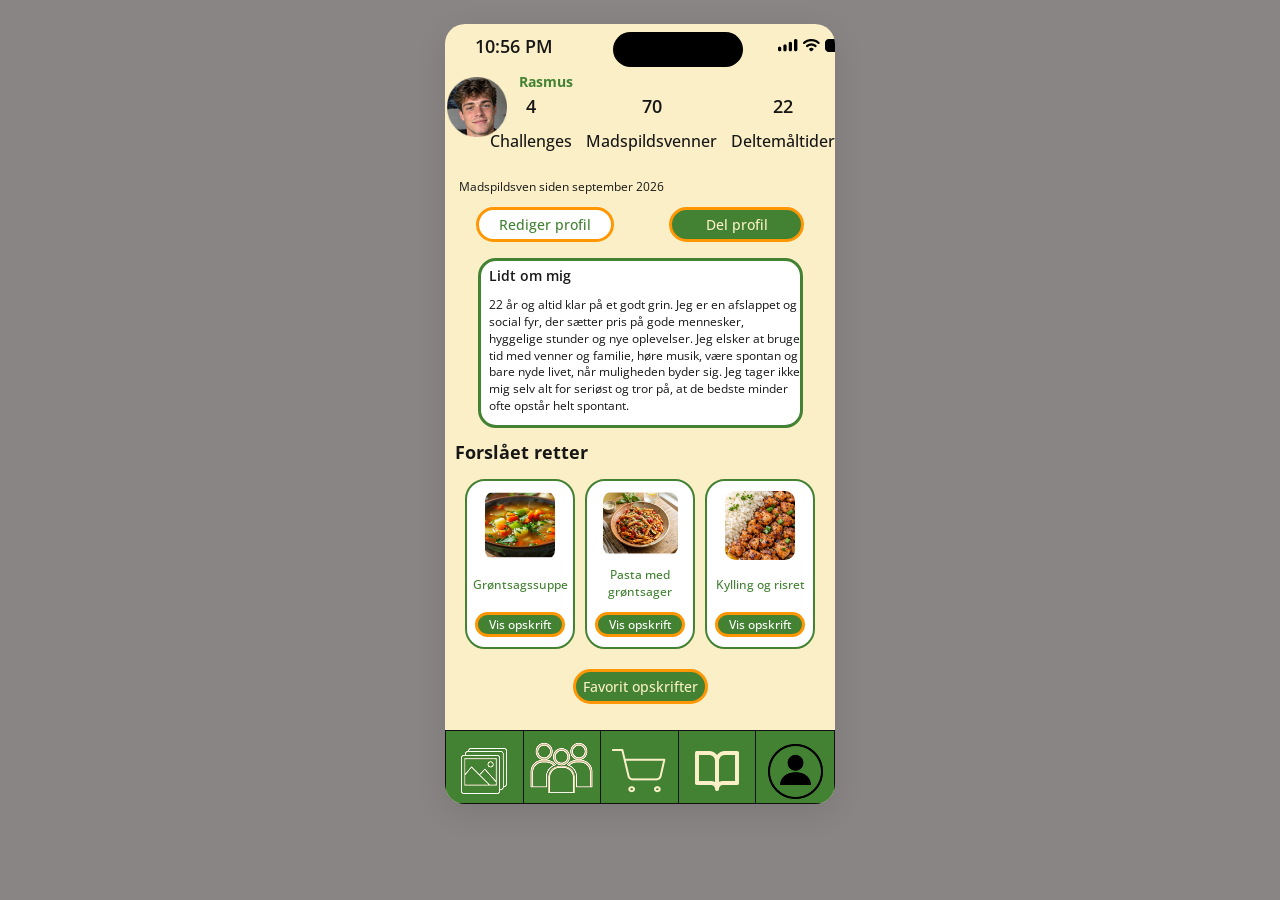
<file: profil.html>
<!DOCTYPE html>
<html lang="en">
<head>
    <meta charset="UTF-8">
    <meta name="viewport" content="width=device-width, initial-scale=1.0">
    <title>Profil</title>
    <link rel="stylesheet" href="stylesheet/style.css">
    <link rel="stylesheet" href="stylesheet/index.css">
    <script src="js/script.js" defer></script>
</head>



<body>
<div class="phone-page">

   
    <div class="statusbar">

        <p class="tid">09:41</p>

        <div class="dynamic-island"></div>

        <div class="status-ikoner">

            <img src="img/forbindelse-ikon.png">
            <img src="img/wifi-ikon.png">
            <img src="img/batteri-ikon.png">
        </div>
    </div>



    <div class="container">



    <div class="profil-container">

    <div class="billede-navn">
      <img src="img/Rasmus.png" class="profil-billede">
    <h2 class="profil-navn">Rasmus</h2> 
      </div>


    <div class="profil-info">
    
    
    <div class="info-boks">
    <p class="info-tal">4</p>
    <p class="info-tekst">Challenges</p>
    </div>

    <div class="info-boks">
        <p class="info-tal">70</p>
        <p class="info-tekst">Madspildsvenner</p>
    </div>

    <div class="info-boks">
        <p class="info-tal">22</p>
        <p class="info-tekst">Deltemåltider</p>
    </div>


    </div>

    <p class="medlem-siden">
         Madspildsven siden september 2026</p>


    <div class="profil-knapper">

        <button class="rediger-btn">Rediger profil</button>
        <button class="del-btn">Del profil</button>
        
    </div>


    <div class="ommig-boks">

        <h2>Lidt om mig</h2>

        <p class="ommig-tekst">
            22 år og altid klar på et godt grin. Jeg er 
            en afslappet og social fyr, der sætter pris 
            på gode mennesker, hyggelige stunder og nye
            oplevelser. Jeg elsker at bruge tid med venner
            og familie, høre musik, være spontan og bare
            nyde livet, når muligheden byder sig. Jeg tager
            ikke mig selv alt for seriøst og tror på, at de
            bedste minder ofte opstår helt spontant.
        </p>
    </div>


    <h1 class="retter-overskrift">Forslået retter</h1>
  

    <div class="retter-container">

    <div class="ret-billede">

        <img src="img/grøntsagssuppe.png" class="ret1">
        <p class="ret-navn">Grøntsagssuppe</p>
        <button class="opskrift-btn">Vis opskrift</button>

    </div>

    <div class="ret-billede">

        <img src="img/pasta-med-grøntsager2.png" class="ret2">
        <p class="ret-navn">Pasta med <br> grøntsager</p>
        <button class="opskrift-btn">Vis opskrift</button>

    </div>


    <div class="ret-billede">

        <img src="img/kylling-og-risret.png" class="ret3">
        <p class="ret-navn">Kylling og risret</p>
        <button class="opskrift-btn">Vis opskrift</button>

    </div>

    </div>

    <a href="opskrifter.html" aria-label="favoritknap">
         <button class="favorit-btn">Favorit opskrifter</button> 
    </a>
   
    </div>


			<nav class="bottom-nav" aria-label="Hovednavigation">

			<a href="feed.html" class="nav-item" aria-label="Billeder">
				<img src="pictures/feedIkon.png" alt="feed">
			</a>

			<a href="events.html" class="nav-item" aria-label="Fællesskab">
				<img src="pictures/eventIcon.png" alt="event">
			</a>

			<a href="reserver.html" class="nav-item" aria-label="Overskudsmad">
				<img src="pictures/reserverIcon.png" alt="reserver">
			</a>

			<a href="opskrift.html" class="nav-item" aria-label="Opskrifter">
				<img src="pictures/opskriftIconLys.png" alt="opskrift">
			</a>

			<a href="profil.html" class="nav-item" aria-label="Profil">
				<img src="pictures/profilIconSort.png" alt="profil">
			</a>

		</nav>
  </div>  
</body>
</html>
</file>
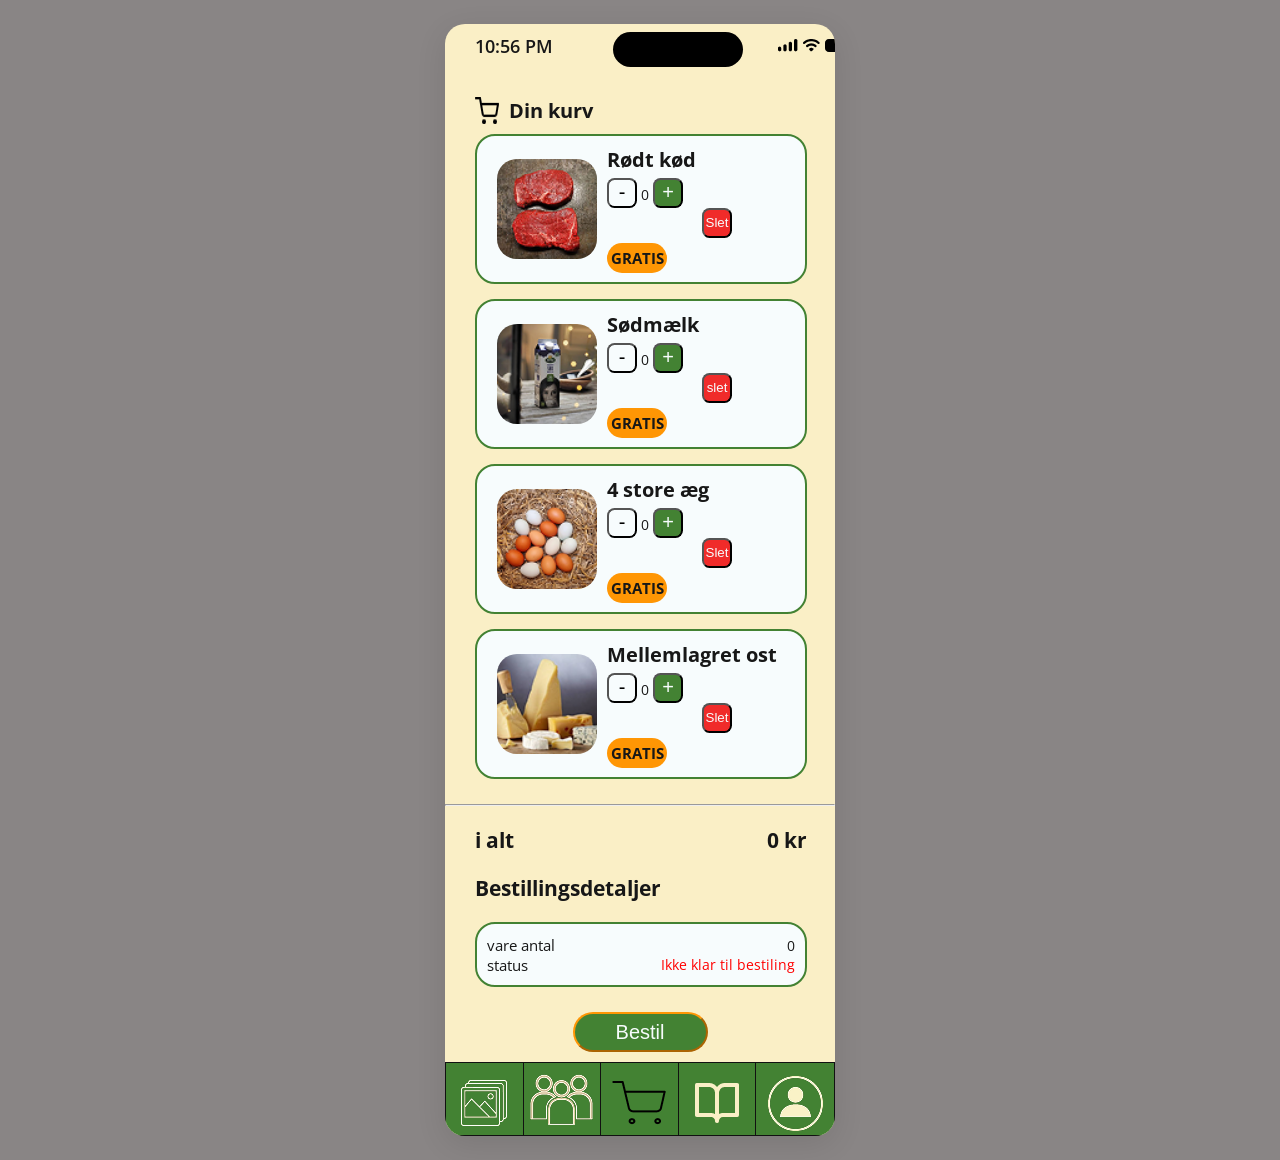
<file: reserver.html>
<!DOCTYPE html>
<html lang="en">
<head>
    <meta charset="UTF-8">
    <meta name="viewport" content="width=device-width, initial-scale=1.0">
    <title>Document</title>
    <link rel="stylesheet" href="stylesheet/index.css">
    <link rel="stylesheet" href="stylesheet/reserver.css">
    <script src="js/reserver.js" defer></script>
    <script src="js/script.js" defer></script>
</head>
<body>
<div class="phone-page">
<header>    <div class="statusbar">

    <p class="tid">09:41</p>

    <div class="dynamic-island"></div>

    <div class="status-ikoner">

        <img src="img/forbindelse-ikon.png">
        <img src="img/wifi-ikon.png">
        <img src="img/batteri-ikon.png">
    </div></header>

    <main>

    <div class="kurv">
        <img src="pictures/kurv.png" alt="kurv">
        <h1>Din kurv</h1>

    </div>


    <div class="madvarer">

         <div class="madvarer1">
            <img src="pictures/rødtkød.png" alt="kød">

            
            <div class="btncontainer">
                <h1 class="produkt">Rødt kød</h1>
                <button class="btn minus">-</button>
                <span id="value">0</span>
                <button class="btn plus">+</button>
                <button class="btn slet">Slet</button>
                <h3 class="gratis">GRATIS</h3>
            </div>
            
        </div>

        <div class="madvarer2">
            <img src="pictures/sødmælk.png" alt="mælk">    
             <div class="btncontainer">
                <h1 class="produkt">Sødmælk</h1>
                <button class="btn minus">-</button>
                <span id="value">0</span>
                <button class="btn plus">+</button>
                <button class="btn slet">slet</button>
                <h3 class="gratis">GRATIS</h3>
            </div>
        </div>
    
        <div class="madvarer3">
            <img src="pictures/æg.png" alt="æg">
             <div class="btncontainer">
                <h1 class="produkt">4 store æg</h1>
                <button class="btn minus">-</button>
                <span id="value">0</span>
                <button class="btn plus">+</button>
                <button class="btn slet">Slet</button>
                <h3 class="gratis">GRATIS</h3>
            </div>
        </div>
        
        <div class="madvarer4">
            <img src="pictures/ost.png" alt="ost">
             <div class="btncontainer">
                <h1 class="produkt">Mellemlagret ost</h1>
                <button class="btn minus">-</button>
                <span id="value">0</span>
                <button class="btn plus">+</button>
                <button class="btn slet">Slet</button>
                <h3 class="gratis">GRATIS</h3>
            </div>
        </div>

  
    </div>
    <hr>

      <div class="bestilling">
            <div class="total">
                <h2>i alt</h2>   
                <h2>0 kr</h2>
            </div>

            <h2 class="detaljer">Bestillingsdetaljer</h2>
        </div>

    <div class="varer">
        <div class="tekstcontainer">
            <p>vare antal</p>
            <p>status</p>
        </div>
        <div class="vareinfo">
            <span class="vareantal">0</span>
            <p class="bestillingsstatus">Ikke klar til bestiling</p>
        </div>
    </div>

      <div class="bestil">
            <button class="bestilbtn">Bestil</button>
        </div>
</main>

				<nav class="bottom-nav" aria-label="Hovednavigation">

			<a href="feed.html" class="nav-item" aria-label="Billeder">
				<img src="pictures/feedIkon.png" alt="feed">
			</a>

			<a href="events.html" class="nav-item" aria-label="Fællesskab">
				<img src="pictures/eventIcon.png" alt="event">
			</a>

			<a href="reserver.html" class="nav-item" aria-label="Overskudsmad">
				<img src="pictures/reserverIconSort.png" alt="reserver">
			</a>

			<a href="opskrift.html" class="nav-item" aria-label="Opskrifter">
				<img src="pictures/opskriftIconLys.png" alt="opskrift">
			</a>

			<a href="profil.html" class="nav-item" aria-label="Profil">
				<img src="pictures/profilIcon.png" alt="profil">
			</a>

		</nav>
</div>

    
</body>
</html>
</file>
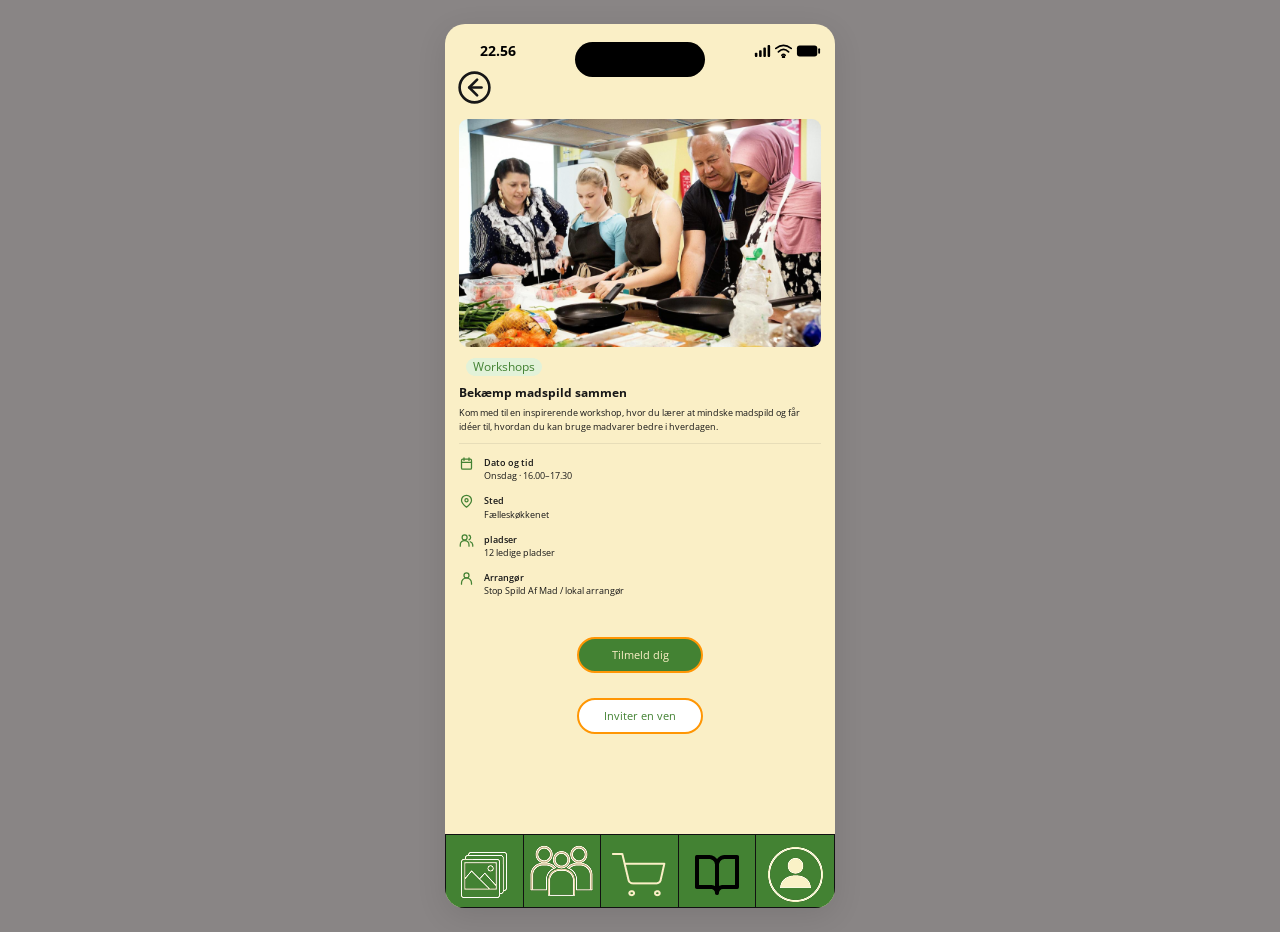
<file: workshop.html>
<!DOCTYPE html>
<html lang="da">
<head>
	<meta charset="UTF-8">
	<meta name="viewport" content="width=device-width, initial-scale=1.0">
	<title>DelMad – Bekæmp madspild sammen</title>
	<link rel="stylesheet" href="stylesheet/events.css">
	<link rel="stylesheet" href="stylesheet/index.css">
	<script src="js/eventoversigt.js" defer></script>
	<script src="js/script.js" defer></script>
</head>
<body>
	<div class="phone-page">

	    <header class="topbar">
<span class="status-time" id="real-time">10:34</span>
	<span class="dynamic-island" aria-hidden="true"></span>
<a class="back-button" href="events.html" aria-label="Tilbage">
	<svg viewBox="0 0 40 40" aria-hidden="true">
		<circle cx="20" cy="20" r="17" />
		<path d="M23 11 L14 20 L23 29" />
		<path d="M14 20 H28" />
	</svg>
</a>
	<div class="status-icons" aria-label="Status">
		<svg class="signal-icon" viewBox="0 0 20 16" aria-hidden="true">
			<rect x="1" y="10" width="3" height="5" rx="1"/>
			<rect x="6" y="7" width="3" height="8" rx="1"/>
			<rect x="11" y="4" width="3" height="11" rx="1"/>
			<rect x="16" y="1" width="3" height="14" rx="1"/>
		</svg>

		<svg class="wifi-icon" viewBox="0 0 20 16" aria-hidden="true">
			<path d="M1 5 Q10 -2 19 5"/>
			<path d="M4 9 Q10 3 16 9"/>
			<path d="M8 13 Q10 11 12 13"/>
			<circle cx="10" cy="15" r="1"/>
		</svg>

		<svg class="battery-icon" viewBox="0 0 27 14" aria-hidden="true">
			<rect x="1" y="1" width="22" height="12" rx="3"/>
			<rect x="24" y="4" width="2" height="6" rx="1"/>
		</svg>
	</div>
</header>
		<main class="event-detail">
			<img class="detail-image" src="pictures/workshop.png" alt="Workshop om madspild">
			<span class="tag">Workshops</span>
			<h1>Bekæmp madspild sammen</h1>
			<p class="detail-description">
				Kom med til en inspirerende workshop, hvor du lærer at mindske
				madspild og får idéer til, hvordan du kan bruge madvarer bedre
				i hverdagen.
			</p>
			
						  <p class="event-meta">
							<span class="meta-icon">
								<svg viewBox="0 0 24 24" aria-hidden="true">
									<rect x="4" y="5" width="16" height="16" rx="2"/>
									<path d="M8 3v4M16 3v4M4 10h16"/>
								</svg>
							</span>
							<span>
								<strong>Dato og tid</strong><br>
								Onsdag · 16.00–17.30
							</span>
						</p>

						<p class="event-meta">
							<span class="meta-icon">
								<svg viewBox="0 0 24 24" aria-hidden="true">
									<path d="M20 10c0 5-8 11-8 11S4 15 4 10a8 8 0 1 1 16 0Z"/>
									<circle cx="12" cy="10" r="2.5"/>
								</svg>
							</span>
							<span>
								<strong>Sted</strong><br>
								Fælleskøkkenet
							</span>
						</p>

						<p class="event-meta">
							<span class="meta-icon">
								<svg viewBox="0 0 24 24" aria-hidden="true">
									<circle cx="9" cy="7" r="4"/>
									<path d="M2 21v-2a7 7 0 0 1 14 0v2"/>
									<path d="M16 3.5a4 4 0 0 1 0 7.5M18 14a6 6 0 0 1 4 5v2"/>
								</svg>
							</span>
							<span>
								<strong>pladser</strong><br>
								 12 ledige pladser
								</span>
						</p>

<p class="event-meta">
	<svg class="meta-icon" viewBox="0 0 24 24" aria-hidden="true">
		<circle cx="12" cy="7" r="4"/>
		<path d="M4 21v-2a8 8 0 0 1 16 0v2"/>
	</svg>
	<span>
		<strong>Arrangør</strong><br>
		Stop Spild Af Mad / lokal arrangør
	</span>
</p>

			 <button class="small-button detail-button" id="join-event" type="button">
		Tilmeld dig
	</button>

	<button class="invite-button" id="invite-friend" type="button">
		Inviter en ven
	</button>

	<p id="join-message" hidden></p>
</main>

			

	 <!-- Navigation -->
				<nav class="bottom-nav" aria-label="Hovednavigation">

			<a href="feed.html" class="nav-item" aria-label="Billeder">
				<img src="pictures/feedIkon.png" alt="feed">
			</a>

			<a href="events.html" class="nav-item" aria-label="Fællesskab">
				<img src="pictures/eventIcon.png" alt="event">
			</a>

			<a href="reserver.html" class="nav-item" aria-label="Overskudsmad">
				<img src="pictures/reserverIcon.png" alt="reserver">
			</a>

			<a href="opskrift.html" class="nav-item" aria-label="Opskrifter">
				<img src="pictures/opskriftIcon.png" alt="opskrift">
			</a>

			<a href="profil.html" class="nav-item" aria-label="Profil">
				<img src="pictures/profilIcon.png" alt="profil">
			</a>

		</nav>
	</div>

</body>
</html>
</file>
<file: stylesheet/style.css>
body{
    max-width: 430px;
    min-height: 100vh;
    margin: 0 auto;
}



.statusbar{
    display: flex;
    align-items: center;
    gap: 60px;
    margin-left: 30px;
}


.tid{
    margin: 0;
    padding: 0;
    font-weight: 600;
    font-size: 18px;
}


.dynamic-island{
    width: 130px;
    height: 35px;
    background-color: #000000;
    border-radius: 30px;
    margin-top: 8px;
    display: flex;
    align-self: center;   
}


.status-ikoner{
    display: flex;
    gap: 5px;
    width: 18px;
    margin-left: -25px;
}


.container{
    display: flex;
    flex-direction: column;
    align-items: center;  
}

.delmad-logo{
    width: 130px;
    margin-top: 75px;
}



h1{
    font-size: 26px;
    font-family: 'Open Sans';
    margin-bottom: auto;
   
}

p {
    margin-top: 10px;
    font-size: 18px;
    font-family: 'Open Sans';
    text-align: center;
   
}


.input-felter{
   display: flex;
   flex-direction: column;
   gap: 12px;
   margin-top: 20px;
   align-items: center;
}


.input-felter label{
    margin-bottom: auto;
    font-family: 'Open Sans';
    font-weight: 500;
    font-size: 14px;
    align-self: flex-start;
    margin-left: 22px;
}


.input-felter input{
    width: 100%;
    max-width:350px;
    height: 45px;
    font-family: 'Open Sans';
    font-size: 14px;
    box-sizing: border-box;
    border-radius: 10px;
    border: 2px solid #000000;
}


.knapper{
    display: flex;
    flex-direction: column;
    align-items: center;
    margin-top: 25px;
    gap: 20px;
    transition: all 0.20s ease;
}


.logind-btn{
    width: 135px;
    height: 35px;
    background-color: #438233;
    border: 3px solid #FF9604;
    border-radius: 20px;
    font-family: 'Open Sans';
    color: #FAEFC6;
    font-size: 14px;
    font-weight: 500;
    cursor: pointer;
}

.opret-btn{
    width: 135px;
    height: 35px;
    background-color: #ffffff;
    border: 3px solid #FF9604;
    border-radius: 20px;
    font-family: 'Open Sans';
    color: #438233;
    font-size: 14px;
    font-weight: 500;
    cursor: pointer;
}


.opret-tekst{
    text-align: center;
}


.bruger-felter{
   display: flex;
   flex-direction: column;
   gap: 8px;
   align-items: center;
}


.bruger-felter label{
    margin-left: 22px;
    font-family: 'Open Sans';
    font-size: 14px;
    font-weight: 500;
    gap: 4px;
    align-self: flex-start;
}

.bruger-felter input{
    width: 100%;
    max-width:350px;
    font-size: 14px;
    height: 45px;
    font-family: 'Open Sans';
    box-sizing: border-box;
    border-radius: 10px;
    border: 2px solid #000000;
    gap: 4px;
}

.checkbox{
    display: flex;
    white-space: nowrap;
    align-self: flex-start;
    align-items: center;
    margin-left: 20px;
    gap: 5px;  
}


.checkbox label{
    align-self: center;
    margin-left: 0;
    font-family: 'Open Sans';
}

.opret-btn2{
    width: 135px;
    height: 35px;
    background-color: #438233;
    border: 2px solid #FF9604;
    border-radius: 20px;
    font-family: 'Open Sans';
    color: #FAEFC6;
    font-size: 14px;
    font-weight: 500;
    cursor: pointer; 
}


.har-bruger{
    font-size: 14px;
    font-family: 'Open Sans';
}

.logind-link{
    color: #438233;
    font-weight: 500;
}


.profil-container{
    display: flex;
    flex-direction: column;
    align-items: center;
}


.billede-navn{
    display: flex;
    white-space: nowrap;
    align-self: flex-start;
    gap: 12px;
    margin-left: 10px;
}

.profil-billede{
    width: 60px;
    margin-top: 10px;
    margin-left: -8px;
 
}

.profil-navn{
    font-size: 14px;
    margin-top: 5px;
    color: #438233;
    font-family: 'Open Sans';
 

}
.profil-info{
    display: flex;
    white-space: nowrap;
    margin-top: -45px;
    gap: 14px;
    margin-left: 45px;

}

.info-boks{
    text-align: center;
}


.info-tal{
    font-weight: 600;
    font-size: 18px;
    margin-top: 2px;
    font-family: 'Open Sans';
  
}

.info-tekst{
    font-size: 16px;
    margin-top: -6px;
    font-family:'Open Sans';
    font-weight: 500;
  
}

.medlem-siden{
    font-size: 12px;
    font-family: 'Open Sans';
    align-self: flex-start;
    margin-left: 14px;
    
}


.profil-knapper{
    display: flex;
    gap: 55px;
}

.rediger-btn{
    width: 138px;
    height: 35px;
    background-color: #ffffff;
    border: 3px solid #FF9604;
    border-radius: 20px;
    font-family: 'Open Sans';
    color: #438233;
    font-size: 14px;
    font-weight: 500;
    cursor: pointer;
}


.del-btn{
    width: 135px;
    height: 35px;
    background-color: #438233;
    border: 3px solid #FF9604;
    border-radius: 20px;
    font-family: 'Open Sans';
    color: #FAEFC6;
    font-size: 14px;
    font-weight: 500;
    cursor: pointer;
}


.ommig-boks{
    width: 325px;
    height: 170px;
    background-color: #ffffff;
    border: 3px solid #438233;
    border-radius: 18px;
    margin-top: 16px;
    line-height: 1.4;


}


.ommig-boks h2{
    font-size: 14px;
    font-family: 'Open Sans';
    margin-left: 8px;
    font-weight: 600;
    margin-top: 5px;


    
}

.ommig-tekst{
    font-size: 12px;
    font-family: 'Open Sans';
    text-align: left;
    margin-left: 8px;
  
  


}


.retter-overskrift{
    font-size: 18px;
    align-self: flex-start;
    margin-left: 10px;
}


.retter-container{
    display: flex;
    white-space: nowrap;
    gap: 10px;
    margin-top: 15px;

}

.ret-billede{
    width: 110px;
    height: 170px;
    background-color: #ffffff;
    border: 2px solid #438233;
    border-radius: 20px;
    display: flex;
    flex-direction: column;
    align-items: center;
    padding: 10px;
    box-sizing: border-box;

  
   
}

.ret-navn{
    font-size: 12px;
    text-align: center;
    height: 35px;
    display: flex;
    color: #438233;
    font-weight: 500;
    font-family: 'Open Sans';
    margin-top: 10px;
    justify-content: center;
    align-items: center;
   
}

.ret1{
    width: 70px;
    height: 80px;
    background-color: #ffffff;
    align-self: center;
    object-fit: cover;
    border-radius: 10px;

  
}

.ret2{
    width: 75px;
    height: 90px;
    align-self: center;
    object-fit: cover;
    border-radius: 10px;

}

.ret3{
    width: 70px;
    height: 80px;
    align-self: center;
    object-fit: cover;
    border-radius: 10px;
}


.opskrift-btn{
    width: 90px;
    height: 25px;
    background-color: #438233;
    border: 3px solid #FF9604;
    border-radius: 20px;
    font-family: 'Open Sans';
    color: #ffffff;
    font-size: 12px;
    font-weight: 500;
    cursor: pointer;
    margin-top: auto;

  
}

.favorit-btn{
    width: 135px;
    height: 35px;
    background-color: #438233;
    border: 3px solid #FF9604;
    border-radius: 20px;
    font-family: 'Open Sans';
    color: #FAEFC6;
    font-size: 14px;
    font-weight: 500;
    cursor: pointer;
    margin-top: 20px;

}


.bundmenu{
    width: 100%;
    height: 90px;
    display: flex;
    position: fixed;
    bottom: 0;
    background-color: #438233; 
    
}


.menu-punkt{
    flex: 1;
    display: flex;
    justify-content: center;
    align-items: center;
    border-right: 1px solid #000000;
  
}


.opskrift-container{
    display: flex;
    flex-direction: column;
    padding-bottom: 40px;
  
}


.opskrift-header{
    display: flex;
    align-items: flex-start;
    gap: 8px;
   
}


.tilbage-pil{
    width: 40px;
    cursor: pointer;
    margin-left: 6px;
}


.opskrift-info{
    flex: 1;
    margin-bottom: 10px;
}

.opskrift-titel{
    margin: 0;
    font-size: 20px;
    margin-top: 4px;


}


.detalje{
 display: inline-flex;
 align-items: center;
 gap: 5px;
 margin-top: 8px;
 margin-left: 2px;
    
}

.detalje p{
    margin: 0;
}

.detalje img{
    border-radius: 30px;
}

.opskrift-billede{
    width: 100%;
}


.rating{
    display:flex;
    justify-content: center;

}

.antal-bedømmelser{
    font-size: 14px;
    text-align: center;

}


.sociale-funktioner{
    display: flex;
    justify-content: center;
    gap: 15px;
   
}

.funktion{
    display: flex;
    align-items: center;
    gap: 5px;
}

.funktion p{
    margin: 0;
    font-size: 12px;
}

.funktion-ikon3{
    margin-top: -2px;
}

.streg{
    width: 100%;
    height: 1px;
    background-color: #E0D7B3;
    margin-top: 15px;
    margin-bottom: 15px;
}




.ingredienser{
    display: flex;
    flex-direction: column;
    gap: 11px;

}

.ingredienser h2{
    font-size: 22px;
    font-weight: 500;
    margin: 0;
    margin-bottom: 12px;
    margin-left: 5px;
}

.ingrediens{
    display: flex;
    align-items: center;
    margin: 0;
    gap: 5px;
    margin-left: 5px;
}

.ingrediens p{
    margin: 0;
    font-size: 18px;
}


.fremgangsmåde h2{
    font-size: 22px;
    font-weight: 500;
    margin-left: 5px;
  
}


.fremgangsmåde{
    display: flex;
    flex-direction:column ;
    gap: 10px;


}

.fremgangsmåde-punkt{
    display: flex;
    align-items: center;
    margin-left: 5px;
    gap: 5px;
  
}

.fremgangsmåde img{
    width: 20px;
}

.fremgangsmåde-punkt p{
    margin: 0;
    font-size: 16px;
    font-family: 'Open Sans';
    margin-top: -3px;
    text-align: left;
    align-items: center;
}

.gem-btn{
    width: 135px;
    height: 35px;
    background-color: #438233;
    border: 3px solid #FF9604;
    border-radius: 20px;
    font-family: 'Open Sans';
    color: #FAEFC6;
    font-size: 14px;
    font-weight: 500;
    cursor: pointer;
    align-self: center;
    margin-top: 20px;
   
}
</file>
<file: stylesheet/index.css>
@import url('https://fonts.googleapis.com/css2?family=Open+Sans:wght@400;600;700&display=swap');

:root {
	--green: #438233;
	--yellow: #FAEFC6;
	--orange: #FF9604;
	--text: #171717;
	--white: #FFFFFF;
}

* { box-sizing: border-box; }
html { min-height: 100%; }
body {
	background: #898585;
	color: var(--text);
	font-family: "Open Sans", Arial, sans-serif;
	font-size: 14px;
}


.statusbar{
    display: flex;
    align-items: center;
    gap: 60px;
    margin-left: 30px;
}


.tid{
    margin: 0;
    padding: 0;
    font-weight: 600;
    font-size: 18px;
}


.dynamic-island{
    width: 130px;
    height: 35px;
    background-color: #000000;
    border-radius: 30px;
    margin-top: 8px;
    display: flex;
    align-self: center;   
}


.status-ikoner{
    display: flex;
    gap: 5px;
    width: 18px;
    margin-left: -25px;
}


.phone-page {
	width: 100%;
	max-width: 390px;
	min-height: 100vh;
	margin: 0 auto;
	background: var(--yellow);
	position: relative;
	padding-bottom: 84px;
	overflow: hidden;
}

.bottom-nav {
	position: absolute;
	bottom: 0;
	left: 0;
	width: 100%;
	height: 74px;
	display: grid;
	grid-template-columns: repeat(5, minmax(0, 1fr));
	background: var(--green);
	border: 1px solid #111;
	overflow: hidden;
	z-index: 10;
}
.nav-item {
	display: flex;
	justify-content: center;
	align-items: center;
	min-width: 0;
	height: 100%;
	border-right: 1.5px solid #111;
	text-decoration: none;
}
.nav-item:last-child { border-right: none; }
.nav-item svg {
	display: block;
	width: 68%;
	height: 68%;
	max-width: 50px;
	max-height: 50px;
	fill: none;
	stroke: var(--yellow);
	stroke-width: 2;
	stroke-linecap: round;
	stroke-linejoin: round;
}
.nav-item:nth-child(2) svg { stroke: #111; stroke-width: 1.5; }
.nav-item:nth-child(4) svg { stroke-width: 3; }
[hidden] { display: none !important; }
.sr-only {
	position: absolute;
	width: 1px;
	height: 1px;
	padding: 0;
	margin: -1px;
	overflow: hidden;
	clip: rect(0, 0, 0, 0);
	white-space: nowrap;
	border: 0;
}
@media (min-width: 600px) {
	body { padding: 24px 0; }
	.phone-page {
		min-height: 780px;
		border-radius: 20px;
		box-shadow: 0 8px 30px rgba(0, 0, 0, 0.1);
	}
}
</file>
<file: stylesheet/events.css>
@import url('https://fonts.googleapis.com/css2?family=Open+Sans:wght@400;600;700&display=swap');

:root {
	--green: #438233;
	--yellow: #FAEFC6;
	--orange: #FF9604;
	--text: #171717;
	--white: #FFFFFF;
}

* { box-sizing: border-box; }
html { min-height: 100%; }
body {
	margin: 0;
	background: #898585;
	color: var(--text);
	font-family: "Open Sans", Arial, sans-serif;
	font-size: 14px;
}

/* Mobile app window */
.phone-page {
	width: 100%;
	max-width: 390px;
	min-height: 100vh;
	margin: 0 auto;
	background: var(--yellow);
	position: relative;
	padding-bottom: 84px;
	overflow: hidden;
}
.topbar {
	height: 45px;
	position: relative;
	display: flex;
	align-items: center;
	padding: 0 14px;
}
.status-time {
	position: absolute;
	left: 9%;
	top: 17px;
	font-size: 14px;
	font-weight: 700;
	color: #000;
	z-index: 2;
}
.dynamic-island {
	position: absolute;
	top: 10px;
	left: 50%;
	transform: translateX(-50%);
	width: 116px;
	height: 38px;
	background: #000;
	border-radius: 30px;
	z-index: 1;
}
.status-icons {
	position: absolute;
	right: 14px;
	top: 20px;
	display: flex;
	align-items: center;
	gap: 4px;
	color: #000;
	z-index: 2;
}
.status-icons svg { display: block; fill: currentColor; flex-shrink: 0; }
.signal-icon { width: 17px; height: 14px; }
.wifi-icon {
	width: 17px;
	height: 14px;
	fill: none !important;
	stroke: currentColor;
	stroke-width: 2;
	stroke-linecap: round;
}
.battery-icon { width: 25px; height: 14px; }
.back-button {
	position: absolute;
	left: 12px;
	top: 46px;
	width: 35px;
	height: 35px;
	display: flex;
	align-items: center;
	justify-content: center;
	color: #171717;
	text-decoration: none;
	border: none;
	border-radius: 50%;
	z-index: 5;
}
.back-button svg {
	display: block;
	width: 35px;
	height: 35px;
	fill: none;
	stroke: #171717;
	stroke-width: 3;
	stroke-linecap: round;
	stroke-linejoin: round;
}

/* Page content */
main { padding: 0 12px 20px; }
h1 { font-size: 20px; font-weight: 800; margin: 8px 0 2px; }
.intro { margin: 0 0 10px; font-size: 10px; line-height: 1.5; }
h2 { font-size: 13px; margin: 0 0 5px; font-weight: 600; }
.search {
	display: block;
	width: 100%;
	height: 34px;
	border: 1px solid #e0d5aa;
	border-radius: 18px;
	padding: 0 13px;
	background: var(--white);
	font-family: inherit;
	font-size: 12px;
	outline-color: var(--green);
}
.search:focus { border-color: var(--green); }
.filters {
	display: flex;
	align-items: center;
	gap: 8px;
	margin: 12px 0 20px;
	flex-wrap: wrap;
}
.filter {
	border: 1.5px solid var(--orange);
	background: var(--white);
	color: var(--green);
	padding: 4px 10px;
	border-radius: 16px;
	font-family: inherit;
	font-size: 11px;
	cursor: pointer;
}
.filter.active { background: var(--green); color: var(--white); border-color: var(--orange); }
.event-list {
	display: grid;
	grid-template-columns: minmax(0, 1fr);
	gap: 14px;
	width: 100%;
}
.event-card {
	display: block;
	width: 100%;
	min-width: 0;
	background: var(--white);
	border-radius: 10px;
	overflow: hidden;
}
.event-card img {
	display: block;
	width: 100%;
	height: 246px;
	object-fit: cover;
	object-position: center;
}
.event-content { padding: 8px 8px 10px; }
.tag {
	display: inline-block;
	color: var(--green);
	background: #E2F2D9;
	border-radius: 12px;
	padding: 2px 7px;
	font-size: 12px;
	line-height: 1.2;
	margin-bottom: 3px;
}
.event-card h3 { font-size: 12px; font-weight: 600; line-height: 1.35; margin: 2px 0 9px; }
.event-meta {
	display: flex;
	align-items: center;
	gap: 6px;
	font-size: 10px;
	line-height: 1.4;
	margin: 6px 0;
}
.meta-icon {
	display: inline-flex;
	align-items: center;
	justify-content: center;
	width: 15px;
	height: 15px;
	flex: 0 0 15px;
	color: var(--green);
}
.meta-icon svg {
	display: block;
	width: 100%;
	height: 100%;
	fill: none;
	stroke: currentColor;
	stroke-width: 2;
	stroke-linecap: round;
	stroke-linejoin: round;
}
.small-button {
	display: block;
	width: 82px;
	min-height: 25px;
	line-height: 21px;
	text-align: center;
	margin: 9px auto 0;
	padding: 0 6px;
	border-radius: 18px;
	background: var(--green);
	color: var(--yellow);
	text-decoration: none;
	font-size: 11px;
	border: 2px solid var(--orange);
}
.small-button:hover { background: var(--orange); color: var(--text); }
.no-results { font-size: 12px; padding: 15px 0; }

/* Bottom navigation */


/* Event details */
.event-detail { padding: 0 14px 90px; }
.phone-page .detail-image {
	display: block;
	width: 100%;
	height: 246px;
	object-fit: cover;
	object-position: center;
	border-radius: 10px;
	margin: 40px 0 12px;
}
.event-detail .detail-image {
	display: block;
	width: 100%;
	height: 228px;
	object-fit: cover;
	object-position: center;
	border-radius: 9px;
	margin: 50px 0 9px;
}
.event-detail .tag { margin: 0 0 5px 7px; font-size: 12px; }
.event-detail h1 { font-size: 12px; font-weight: 700; margin: 3px 0 5px; }
.event-detail .detail-description {
	font-size: 9px;
	line-height: 1.5;
	margin: 0 0 12px;
	padding-bottom: 10px;
	border-bottom: 1px solid #e7ddb8;
}
.event-detail .detail-info { margin: 0; }
.event-detail .event-meta {
	display: flex;
	align-items: flex-start;
	gap: 10px;
	font-size: 9px;
	line-height: 1.45;
	margin: 12px 0;
}
.event-detail .event-meta strong { font-weight: 600; }
.event-detail .meta-icon {
	width: 15px;
	height: 15px;
	flex: 0 0 15px;
	color: var(--green);
	fill: none;
	stroke: var(--green);
	stroke-width: 2;
	stroke-linecap: round;
	stroke-linejoin: round;
}
.event-detail .detail-button,
.event-detail .invite-button {
	display: block;
	width: 126px;
	height: 36px;
	margin: 40px auto 0;
	border: 2px solid var(--orange);
	border-radius: 22px;
	background: var(--green);
	color: var(--yellow);
	font-family: inherit;
	font-size: 11px;
	text-align: center;
	cursor: pointer;
}
.event-detail .invite-button { margin-top: 25px; background: var(--white); color: var(--green); }
</file>
<file: stylesheet/feed.css>
*,
*::before,
*::after {
  box-sizing: border-box;
}

body {
  font-family: -apple-system, BlinkMacSystemFont, sans-serif;
}



header {
  position: relative;
  background-color: #faefc6;
  text-align: center;
  padding: 10px 16px;
}

.header-heart {
  position: absolute;
  top: 10px;
  right: 16px;
  width: 24px;
  height: 24px;
  object-fit: contain;
}

.header-plus {
  position: absolute;
  top: 10px;
  left: 16px;
  color: #000;
  font-size: 30px;
  font-weight: 600;
  line-height: 24px;
}

.top-bar {
  display: flex;
  justify-content: space-between;
  padding: 5px 15px;
  font-size: 14px;
}

h1 {
  margin: 5px 0 10px 0;
  font-size: 22px;
}

.profile-row {
  display: flex;
  justify-content: space-between;
  gap: 8px;
  margin: 10px 0;
  flex-wrap: nowrap;
  overflow-x: auto;
  padding: 0 2px 8px;
  scrollbar-width: thin;
}

.profile {
  flex: 0 0 clamp(52px, 13vw, 68px);
  display: flex;
  flex-direction: column;
  align-items: center;
  gap: 5px;
  font-size: clamp(10px, 2.8vw, 13px);
}

.profile img {
  width: clamp(44px, 11vw, 56px);
  height: clamp(44px, 11vw, 56px);
  border-radius: 50%;
  object-fit: cover;
  flex-shrink: 0;
}

.profile span {
  max-width: 100%;
  overflow: hidden;
  text-overflow: ellipsis;
  white-space: nowrap;
}

input[type="text"] {
  width: 100%;
  padding: 8px;
  border: 1px solid #ccc;
  border-radius: 6px;
  font: inherit;
}

main {
  margin: 10px auto 0;
  padding: 0 8px;
}

.post {
  background-color: #fff;
  border: 2px solid #438233;
  border-radius: 8px;
  margin: 0 0 16px;
  padding: clamp(8px, 3vw, 14px);
}

.post img {
  width: 100%;
  height: auto;
  border-radius: 8px;
  object-fit: contain;
  display: block;
}

.post p{
  display: flex;
  margin: 0 0 0 0;
  text-align: start;
}

.user {
  font-weight: bold;
  margin-bottom: 5px;

}

.actions {
  display: flex;
  gap: 10px;
  margin-top: 5px;
}

.actions button {
  background: none;
  border: none;
  font-size: 18px;
  cursor: pointer;
}
</file>
<file: stylesheet/opskrifter.css>
*{
    padding: 0;
    margin: 0;
}


body{
    display: flex;
    flex-direction: column;
    
}


.header{
    display: flex;
    font-size: 25px; 
    justify-content: flex-start;
    width: 90%;
    margin:20px 0 10px 30px;

}

textarea{
    border-radius: 20px;
    padding: 3px;
}

.search-recipes{
    display: flex;
    width: 90%;
    height: 25px;
    margin: 0 0 0 30px;
    border-radius: 20px;
}

.forslag{
    display: flex;
    font-size: 20px; 
    justify-content: flex-start;
    width: 90%;
    margin:20px 0 0 30px;
}


.search{
    width: 100%;
    height: auto;

}

.recipes{
    display: flex;
    flex-direction: column;
    justify-content: flex-start;
    margin: 0 0 0 30px;
    gap: 15px;
    width: 100%;
    height: auto;
}

.recipes > div{
    display: flex;
    align-items: center;
    width: 90%;
    height: 150px;
    background-color: #F7FCFD;
    border-radius: 20px;
    border-color: #438233;
    border-width: 2px;
    border-style: solid;
    gap: 10px;
}

.ret{
    color: #438233;
}


.gul{
    color: #FF9604;
}

.rød{
    color: #F02B2A;
}

.recipes img{
    margin-left: 20px;
    width: 100px;
    height: 100px;
    border-radius: 20px;
}

.recipes button{
    display: flex;
    flex-direction: column;
    justify-content: center;
    width: 100%;
    height: 40px;
    background-color: #438233;
    border-color: #FF9604;
    border-radius: 20px;
    color: #F7FCFD;
}

.footer{
    display: flex;
    justify-content: center;
    align-items: center;
    position: fixed;
    bottom: 0;
    width: 100%;
    height: 125px;
    background-color: #438233;
    color: #F7FCFD;
}
</file>
<file: stylesheet/favoritOpskrifter.css>
/* --------- BASIS --------- */
body {
  font-family: -apple-system, BlinkMacSystemFont, sans-serif;
  margin: 0;
  padding-bottom: 90px;
}

header {
  background-color: #faefc6;
  padding: 18px;
}

.status-bar {
  display: flex;
  justify-content: space-between;
  font-size: 14px;
}

h1 {
  margin: 10px 0 5px 0;
  font-size: 22px;
  font-weight: 600;
}

.subtitle {
  margin: 0 0 5px;
  font-size: 15px;
}

.subsubtitle {
  margin: 0 0 10px 0;
  font-size: 14px;
  font-weight: bold;
}

main {
  display: flex;
  flex-direction: column;
  gap: 12px;
  padding: 0 15px;
}

/* --------- KORT --------- */
.card {
  display: flex;
  align-items: center;
  background-color: #fff;
  border: 2px solid #c8e6c9;
  border-radius: 8px;
  padding: 8px;
}

.card img {
  width: 80px;
  height: 80px;
  border-radius: 8px;
  object-fit: cover;
  margin-right: 10px;
}

.card-info {
  flex: 1;
}

.tag {
  font-weight: bold;
  font-size: 13px;
}

.hurtig, .nem, .maettende, .dessert {
  color: #d9534f;
}

.time-tag {
  color: #d9534f;
}

h3 {
  margin: 5px 0;
  font-size: 16px;
}

.btn {
  background-color: #438233;
  color: white;
  border: none;
  border-radius: 20px;
  padding: 6px 12px;
  font-size: 13px;
  cursor: pointer;
}

/* --------- FOOTER --------- */
footer {
  position: fixed;
  bottom: 0;
  width: 100%;
  height: 76px;
  box-sizing: border-box;
  background-color: #438233;
  display: flex;
  justify-content: space-around;
  align-items: center;
  font-size: 28px;
}

footer .footer-item {
  flex: 1;
  height: 100%;
  display: flex;
  align-items: center;
  justify-content: center;
  border-right: 1px solid #000;
}

footer .footer-item:last-child {
  border-right: none;
}

footer img {
  width: auto;
  height: 36px;
  max-width: 100%;
  object-fit: contain;
}

footer .footer-item:nth-child(1) img {
  transform: scale(1.667);
}

footer .footer-item:nth-child(2) img {
  transform: scale(1.108);
}

footer .footer-item:nth-child(3) img {
  transform: scale(0.814);
}

footer .footer-item:nth-child(4) img {
  transform: scale(0.909);
}

/* --------- RESPONSIVITET --------- */
@media (max-width: 480px) {
  h1 {
    font-size: 20px;
  }

  .card {
    flex-direction: row;
    padding: 6px;
  }

  .card img {
    width: 70px;
    height: 70px;
  }

  h3 {
    font-size: 15px;
  }

  .btn {
    font-size: 12px;
    padding: 5px 10px;
  }

  footer {
    font-size: 26px;
  }
}

@media (min-width: 481px) and (max-width: 768px) {
  .card img {
    width: 90px;
    height: 90px;
  }

  h3 {
    font-size: 17px;
  }

  .btn {
    font-size: 14px;
  }
}
</file>
<file: stylesheet/reserver.css>
*{
    padding: 0;
    margin: 0;
}


body{
    display: flex;
    flex-direction: column;
    
}

hr{
    width: 100%;
    height: 1px;
    margin-bottom: 20px;
    background-color: black;
}


.kurv{
    display: flex;
    font-size: 10px; 
    justify-content: flex-start;
    width: 90%;
    margin: 30px 0 10px 30px;
    gap: 10px;
}

.madvarer{
    display: flex;
    flex-direction: column;
    justify-content: flex-start;
    margin: 0 0 25px 30px;
    gap: 15px;
    width: 100%;
    height: auto;
}


.madvarer > div{
    display: flex;
    align-items: center;
    width: 85%;
    height: 150px;
    background-color: #F7FCFD;
    border-radius: 20px;
    border-color: #438233;
    border-width: 2px;
    border-style: solid;
    gap: 10px;
}

.madvarer h3{
    width: 60px;
    display: flex;
    margin-top: 5px;
    align-items: center;
}

.btn.slet {
    margin-left: 95px;
    background-color: #F02B2A;
    color: #F7FCFD;
}


.produkt{
    font-size: 20px;
    margin-bottom: 5px;
}

.madvarer img{
    margin-left: 20px;
    width: 100px;
    height: 100px;
    border-radius: 20px;
}

.btncontainer button{
    width: 30px;
    height: 30px;
    border-radius: 25%;
}

.btn.plus{
    background-color: #438233;
    color: #F7FCFD;
    font-size: 20px;
}

.btn.minus{
    background-color: #F7FCFD;
    font-size: 20px;
}

.gratis{
    display: flex;
    flex-direction: column;
    background-color: #FF9604;
    border-radius: 20px;
    font-size: 15px;
    padding: 5px 5px 5px 5px;
}

.total{
    display: flex; 
    flex-direction: row;
    justify-content: space-between;
    width: 85%;
    margin: 0 0 20px 30px;
}

.detaljer{
    margin: 0 0 20px 30px;
    
}

.varer{
    display: flex;
    justify-content: center;
    margin: 0 0 25px 30px;
    justify-content: space-between;
    height: auto;
    width: 85%;
    height: 65px;
    background-color: #F7FCFD;
    border-radius: 20px;
    border-color: #438233;
    border-width: 2px;
    border-style: solid;
}

.tekstcontainer{
    display: flex;
    flex-direction: column;
    justify-content: center;
    font-size: 15px;
    margin: 0 0 0 10px;
}

.vareinfo{
    display: flex;
    flex-direction: column;
    justify-content: center;
    margin: 0 10px 0 0;
}

.vareantal{
    display: flex;
    justify-content: flex-end;
}

.bestillingsstatus{
    color: red;
}

.bestil{
    display: flex;
    justify-content: center;
}

.bestilbtn{
    background-color: #438233;
    border-color: #FF9604;
    color: #F7FCFD;
    font-size: 20px;
    width: 135px;
    height: 40px;
    border-radius: 25px;
}
</file>
